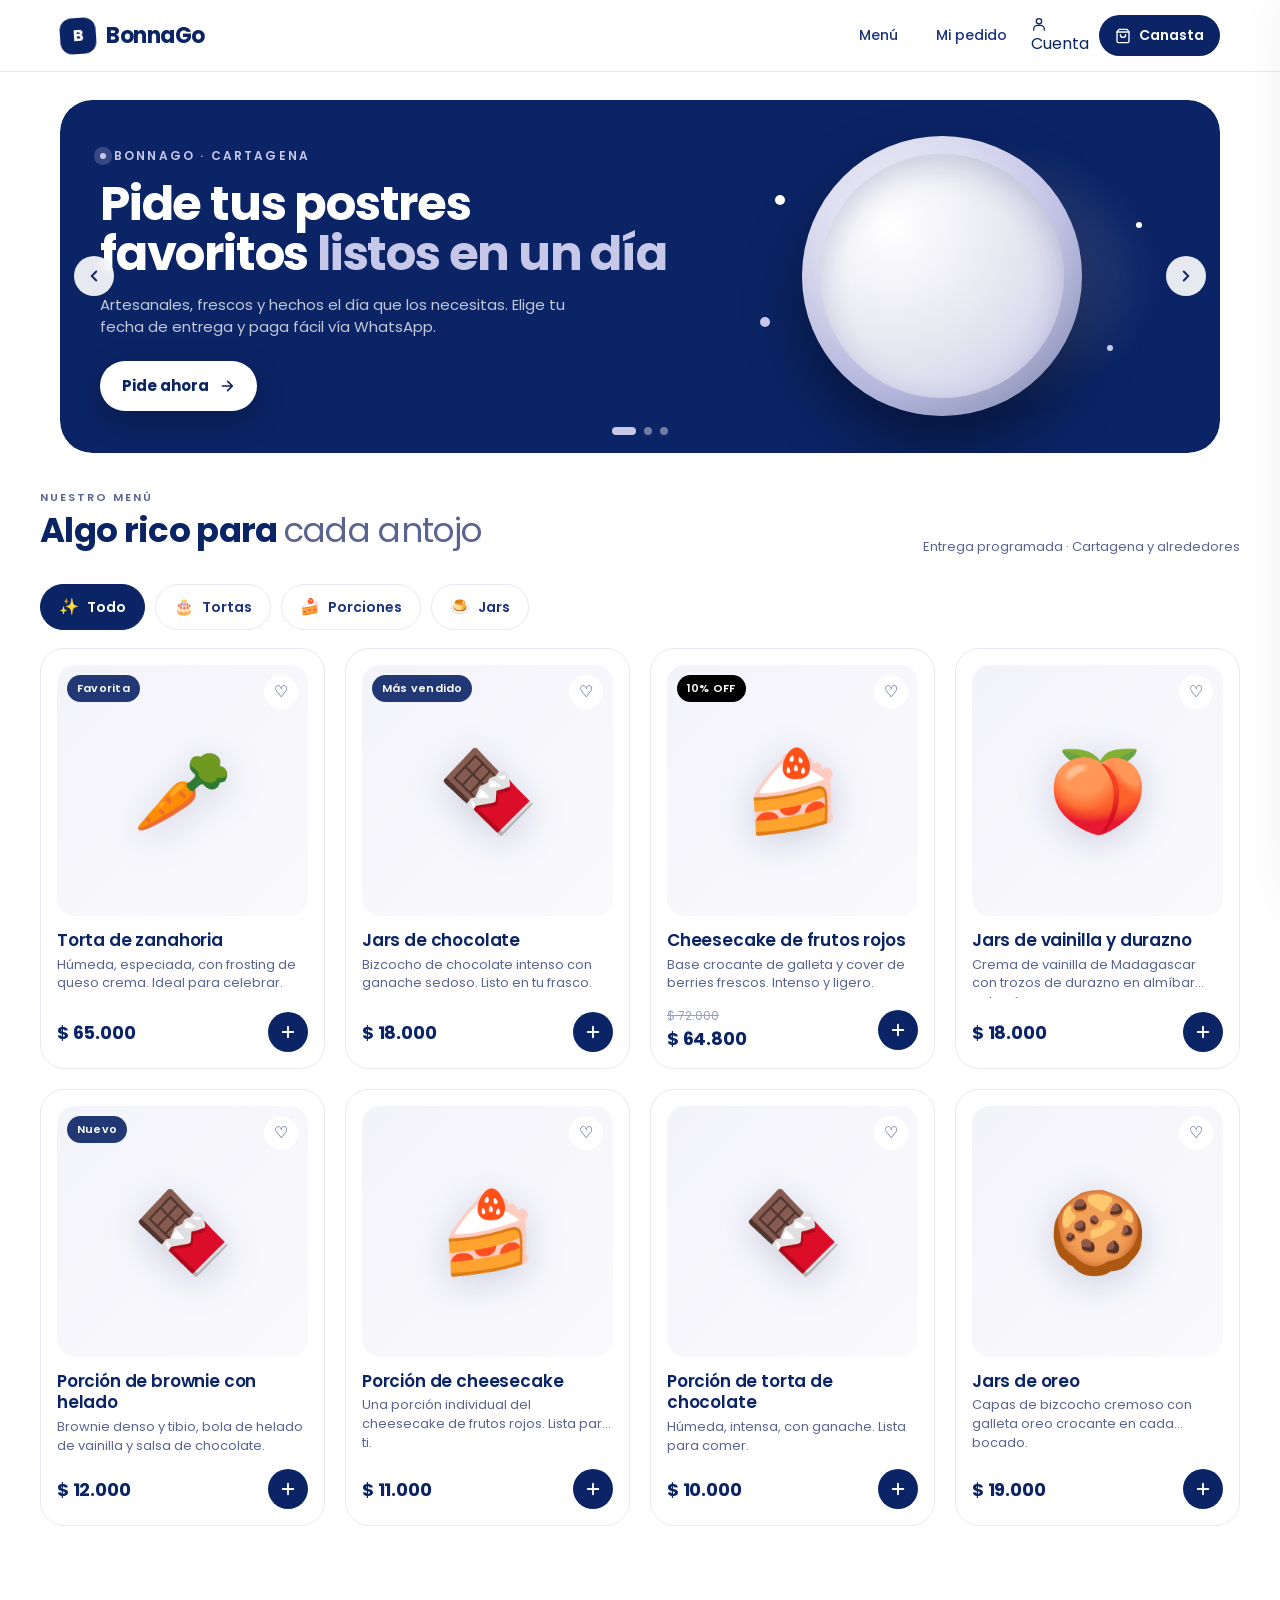
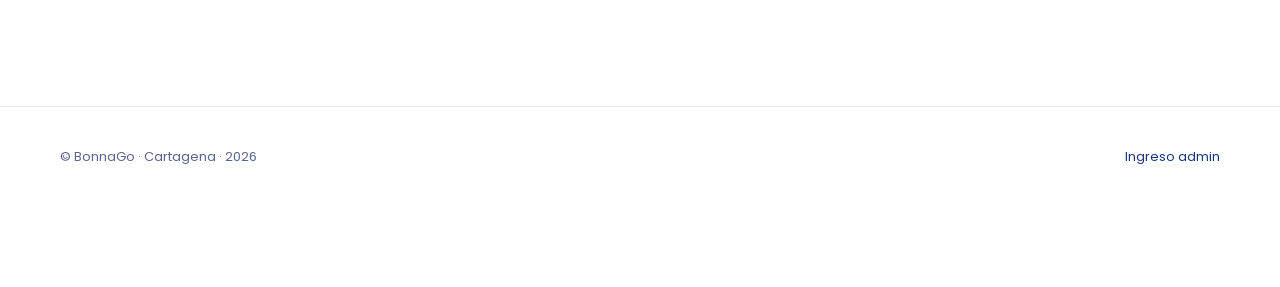
<file: index.html>
<!DOCTYPE html>
<html lang="es">
<head>
  <meta charset="UTF-8">
  <meta name="viewport" content="width=device-width, initial-scale=1.0, viewport-fit=cover">
  <meta name="theme-color" content="#0B2465">
  <title>BonnaGo · Pide y recibe</title>
  <meta name="description" content="BonnaGo: postres artesanales para Cartagena y alrededores. Pide en segundos, paga fácil y recibe en la fecha que tú elijas.">

  <link rel="preconnect" href="https://fonts.googleapis.com">
  <link rel="preconnect" href="https://fonts.gstatic.com" crossorigin>
  <link href="https://fonts.googleapis.com/css2?family=Poppins:wght@400;500;600;700;800&display=swap" rel="stylesheet">

  <link rel="stylesheet" href="styles.css">
  <link rel="icon" href="data:image/svg+xml,<svg xmlns='http://www.w3.org/2000/svg' viewBox='0 0 100 100'><rect width='100' height='100' rx='22' fill='%230B2465'/><text x='50%25' y='54%25' text-anchor='middle' dominant-baseline='middle' font-family='Poppins,Arial,sans-serif' font-size='62' font-weight='700' fill='white'>B</text></svg>">
</head>
<body>

  <!-- NAV -->
  <header class="nav">
    <div class="container nav__inner">
      <a class="brand" href="index.html">
        <div class="brand__mark">B</div>
        <span>BonnaGo</span>
      </a>
      <nav class="nav__actions">
        <a class="nav__link" href="#products">Menú</a>
        <button class="nav__link nav__track" id="trackBtn" type="button">Mi pedido</button>
        <button class="nav__account" id="accountBtn" type="button" aria-label="Mi cuenta">
          <span class="nav__account-avatar" id="accountAvatar">
            <svg width="16" height="16" viewBox="0 0 24 24" fill="none" stroke="currentColor" stroke-width="2" stroke-linecap="round" stroke-linejoin="round">
              <circle cx="12" cy="8" r="4"/>
              <path d="M4 21v-1a6 6 0 016-6h4a6 6 0 016 6v1"/>
            </svg>
          </span>
          <span class="nav__account-label" id="accountLabel">Cuenta</span>
        </button>
        <button class="cart-btn" id="cartBtn" aria-label="Abrir carrito">
          <svg width="16" height="16" viewBox="0 0 24 24" fill="none" stroke="currentColor" stroke-width="2" stroke-linecap="round" stroke-linejoin="round">
            <path d="M6 2L3 6v14a2 2 0 002 2h14a2 2 0 002-2V6l-3-4z"/>
            <path d="M3 6h18"/>
            <path d="M16 10a4 4 0 01-8 0"/>
          </svg>
          <span class="cart-btn__label">Canasta</span>
          <span class="cart-btn__count" id="cartCount" style="display:none;">0</span>
        </button>
      </nav>
    </div>
  </header>

  <main>

    <!-- HERO / CARRUSEL DE PROMOCIONES -->
    <section class="hero-section" id="hero">
      <div class="container">
        <div class="promo-carousel" id="promoCarousel">
          <div class="promo-carousel__track" id="promoTrack"></div>
          <div class="promo-carousel__dots" id="promoDots"></div>
          <button class="promo-carousel__nav promo-carousel__nav--prev" id="promoPrev" aria-label="Anterior">
            <svg width="18" height="18" viewBox="0 0 24 24" fill="none" stroke="currentColor" stroke-width="2.5" stroke-linecap="round">
              <path d="M15 18l-6-6 6-6"/>
            </svg>
          </button>
          <button class="promo-carousel__nav promo-carousel__nav--next" id="promoNext" aria-label="Siguiente">
            <svg width="18" height="18" viewBox="0 0 24 24" fill="none" stroke="currentColor" stroke-width="2.5" stroke-linecap="round">
              <path d="M9 18l6-6-6-6"/>
            </svg>
          </button>
        </div>
      </div>
    </section>

    <!-- PRODUCTOS -->
    <section class="container section" id="products">
      <div class="section__head">
        <div>
          <div class="eyebrow">Nuestro menú</div>
          <h2 class="section__title" id="sectionTitle">Algo rico para <em>cada antojo</em></h2>
        </div>
        <div class="section__meta">Entrega programada · Cartagena y alrededores</div>
      </div>

      <div class="cats" id="cats" role="tablist" aria-label="Categorías"></div>

      <div class="grid-products" id="grid"></div>
    </section>

  </main>

  <!-- BOTTOM NAV MOBILE -->
  <nav class="bottom-nav" id="bottomNav" aria-label="Navegación principal">
    <button class="bottom-nav__item is-active" data-tab="home">
      <svg viewBox="0 0 24 24" fill="none" stroke="currentColor" stroke-width="2" stroke-linecap="round" stroke-linejoin="round">
        <path d="M3 12L12 3l9 9v9a2 2 0 01-2 2h-3v-7H10v7H7a2 2 0 01-2-2v-9z"/>
      </svg>
      <span>Inicio</span>
    </button>
    <button class="bottom-nav__item" data-tab="cat-tortas">
      <svg viewBox="0 0 24 24" fill="none" stroke="currentColor" stroke-width="2" stroke-linecap="round" stroke-linejoin="round">
        <path d="M5 11h14v9H5z"/><path d="M5 11V8a3 3 0 013-3h8a3 3 0 013 3v3"/><path d="M9 5V3M15 5V3M12 5V2"/>
      </svg>
      <span>Tortas</span>
    </button>
    <button class="bottom-nav__item" data-tab="cat-jars">
      <svg viewBox="0 0 24 24" fill="none" stroke="currentColor" stroke-width="2" stroke-linecap="round" stroke-linejoin="round">
        <path d="M7 8h10v12a2 2 0 01-2 2H9a2 2 0 01-2-2V8z"/><path d="M6 5h12v3H6z"/><path d="M9 13h6"/>
      </svg>
      <span>Jars</span>
    </button>
    <button class="bottom-nav__item" data-tab="cat-porciones">
      <svg viewBox="0 0 24 24" fill="none" stroke="currentColor" stroke-width="2" stroke-linecap="round" stroke-linejoin="round">
        <path d="M3 9l9-6 9 6-9 6-9-6z"/><path d="M3 14l9 6 9-6"/><path d="M3 19l9 6 9-6"/>
      </svg>
      <span>Porciones</span>
    </button>
  </nav>

  <!-- FOOTER -->
  <footer class="footer">
    <div class="container footer__inner">
      <div>© BonnaGo · Cartagena · 2026</div>
      <div>
        <a href="Admin.html">Ingreso admin</a>
      </div>
    </div>
  </footer>

  <!-- CARRITO BAR (sticky inferior) -->
  <div class="cart-bar" id="cartBar" role="button" tabindex="0" aria-label="Ver carrito">
    <div class="cart-bar__info">
      <span class="cart-bar__count" id="cartBarCount">0 productos</span>
      <span class="cart-bar__total" id="cartBarTotal">$0</span>
    </div>
    <button class="cart-bar__cta">
      Ver pedido
      <svg width="14" height="14" viewBox="0 0 24 24" fill="none" stroke="currentColor" stroke-width="2.5" stroke-linecap="round">
        <path d="M5 12h14M13 5l7 7-7 7"/>
      </svg>
    </button>
  </div>

  <!-- SCRIM compartido -->
  <div class="scrim" id="scrim"></div>

  <!-- DRAWER carrito -->
  <aside class="drawer" id="drawer" aria-label="Carrito">
    <header class="drawer__head">
      <h2 class="drawer__title">Tu pedido</h2>
      <button class="drawer__close" id="drawerClose" aria-label="Cerrar">
        <svg width="16" height="16" viewBox="0 0 24 24" fill="none" stroke="currentColor" stroke-width="2" stroke-linecap="round">
          <path d="M6 6l12 12M18 6L6 18"/>
        </svg>
      </button>
    </header>
    <div class="drawer__body" id="drawerBody"></div>
    <div class="drawer__foot" id="drawerFoot"></div>
  </aside>

  <!-- MODAL producto -->
  <div class="modal" id="productModal" role="dialog" aria-modal="true">
    <div class="modal__panel"></div>
  </div>

  <!-- MODAL pago -->
  <div class="modal pay-modal" id="paymentModal" role="dialog" aria-modal="true">
    <div class="modal__panel"></div>
  </div>

  <!-- Toast -->
  <div class="toast" id="toast">
    <span class="toast__icon">✓</span>
    <span class="toast__msg"></span>
  </div>

  <script src="data.js"></script>
  <script src="https://accounts.google.com/gsi/client" async defer></script>
  <script src="app.js"></script>
</body>
</html>
</file>
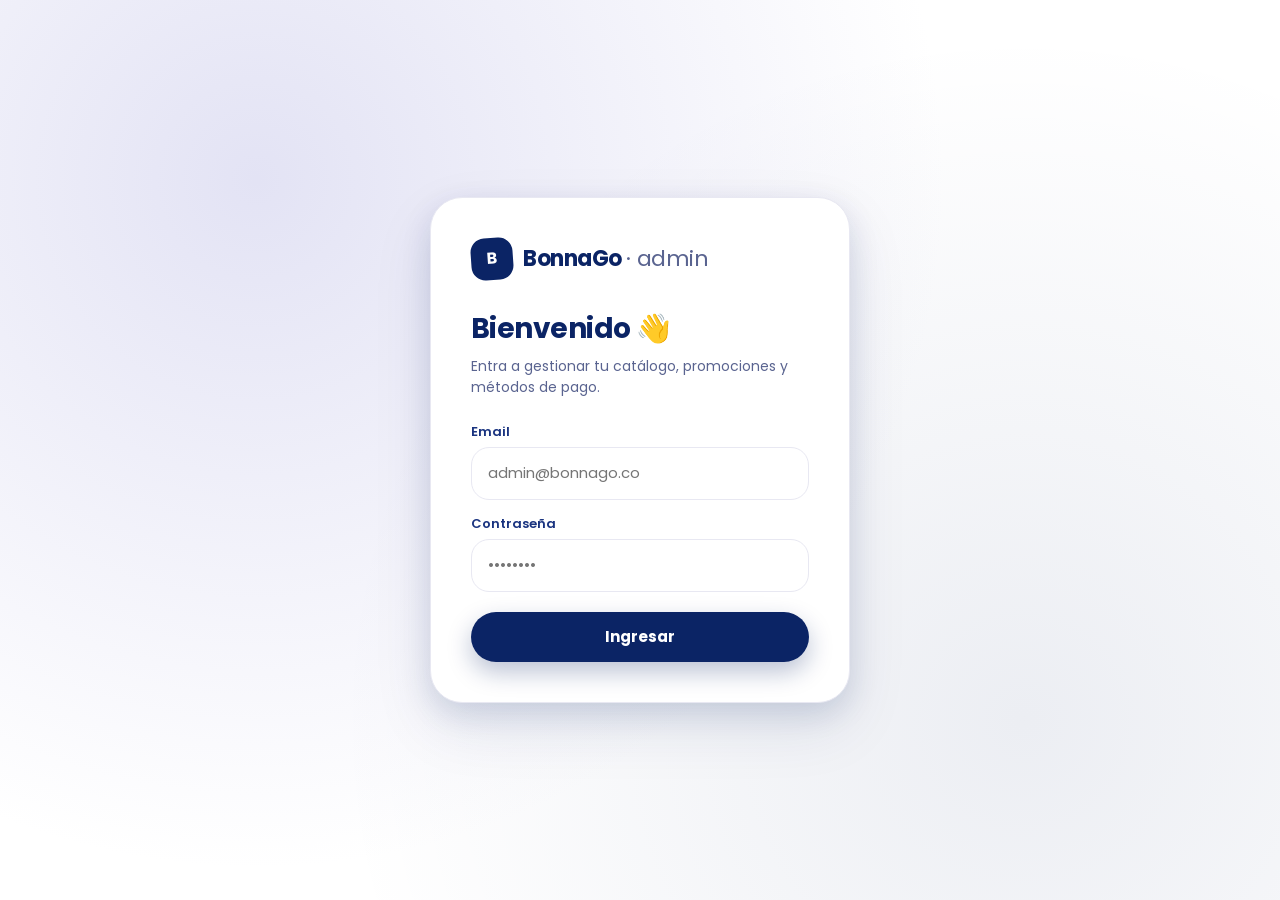
<file: Admin.html>
<!DOCTYPE html>
<html lang="es">
<head>
  <meta charset="UTF-8">
  <meta name="viewport" content="width=device-width, initial-scale=1.0">
  <title>BonnaGo · Admin</title>

  <link rel="preconnect" href="https://fonts.googleapis.com">
  <link rel="preconnect" href="https://fonts.gstatic.com" crossorigin>
  <link href="https://fonts.googleapis.com/css2?family=Poppins:wght@400;500;600;700;800&display=swap" rel="stylesheet">

  <link rel="stylesheet" href="styles.css">
  <link rel="stylesheet" href="admin.css">
  <link rel="icon" href="data:image/svg+xml,<svg xmlns='http://www.w3.org/2000/svg' viewBox='0 0 100 100'><rect width='100' height='100' rx='22' fill='%230B2465'/><text x='50%25' y='54%25' text-anchor='middle' dominant-baseline='middle' font-family='Poppins,Arial,sans-serif' font-size='62' font-weight='700' fill='white'>B</text></svg>">
</head>
<body class="admin-body">

  <!-- Login view (se muestra si no hay sesión) -->
  <div class="login-wrap">
    <div class="login-card">
      <div class="login-card__brand">
        <div class="brand__mark">B</div>
        <span>BonnaGo <em style="color:var(--ink-3);font-style:normal;font-weight:400;">· admin</em></span>
      </div>
      <h1>Bienvenido 👋</h1>
      <p>Entra a gestionar tu catálogo, promociones y métodos de pago.</p>

      <div class="login-err" id="loginErr"></div>

      <form id="loginForm">
        <div class="field">
          <label>Email</label>
          <input type="email" id="l-email" autocomplete="username" placeholder="admin@bonnago.co" required>
        </div>
        <div class="field">
          <label>Contraseña</label>
          <input type="password" id="l-pass" autocomplete="current-password" placeholder="••••••••" required>
        </div>
        <button type="submit" class="btn btn--primary" style="margin-top:6px;">Ingresar</button>
      </form>
    </div>
  </div>

  <script src="data.js"></script>
  <script src="admin.js"></script>
</body>
</html>
</file>
<file: styles.css>
/* =======================================================
   BonnaGo — Sistema de diseño
   ======================================================= */

:root {
  /* Paleta BonnaGo */
  --bg: #FFFFFF;
  --bg-elev: #FFFFFF;
  --bg-soft: #F3F3FA;      /* lila muy claro derivado de C7C7EA */
  --bg-card: #FAFAFD;      /* blanco roto para cards */
  --ink: #0B2465;          /* azul principal */
  --ink-2: #1A3480;
  --ink-3: #5A6490;
  --ink-4: #9A9FBE;
  --line: #E8E8F2;
  --line-2: #C7C7EA;       /* lila claro */

  --brand: #0B2465;        /* azul principal */
  --brand-ink: #FFFFFF;    /* texto sobre brand */
  --brand-dark: #081C4E;
  --brand-soft: #C7C7EA;   /* lila como acento secundario */
  --black: #000000;
  --accent: #0B2465;
  --danger: #E23E3E;
  --success: #2E8B57;

  /* Tipografía */
  --font-display: 'Poppins', -apple-system, BlinkMacSystemFont, 'Segoe UI', sans-serif;
  --font-body: 'Poppins', -apple-system, BlinkMacSystemFont, 'Segoe UI', sans-serif;

  /* Radios */
  --r-xs: 8px;
  --r-sm: 12px;
  --r-md: 18px;
  --r-lg: 24px;
  --r-xl: 32px;
  --r-pill: 999px;

  /* Sombras */
  --shadow-sm: 0 1px 2px rgba(11, 36, 101, 0.06), 0 2px 6px rgba(11, 36, 101, 0.05);
  --shadow-md: 0 4px 14px rgba(11, 36, 101, 0.08), 0 10px 30px rgba(11, 36, 101, 0.06);
  --shadow-lg: 0 10px 30px rgba(11, 36, 101, 0.12), 0 24px 60px rgba(11, 36, 101, 0.10);
  --shadow-brand: 0 10px 24px rgba(11, 36, 101, 0.28);

  /* Transiciones */
  --t-fast: 150ms cubic-bezier(.2,.7,.2,1);
  --t: 240ms cubic-bezier(.2,.7,.2,1);
  --t-slow: 420ms cubic-bezier(.2,.7,.2,1);

  /* Layout */
  --container: 1200px;
  --nav-h: 72px;
}

/* Reset */
*, *::before, *::after { box-sizing: border-box; }
* { margin: 0; padding: 0; }
html { scroll-behavior: smooth; -webkit-text-size-adjust: 100%; }
body {
  font-family: var(--font-body);
  background: var(--bg);
  color: var(--ink);
  font-size: 16px;
  line-height: 1.5;
  -webkit-font-smoothing: antialiased;
  text-rendering: optimizeLegibility;
  min-height: 100vh;
  overflow-x: hidden;
}
img, svg { display: block; max-width: 100%; }
button { font: inherit; color: inherit; background: none; border: 0; cursor: pointer; }
input, select, textarea { font: inherit; color: inherit; }
a { color: inherit; text-decoration: none; }
ul { list-style: none; }

/* Tipografía utilitaria */
.display {
  font-family: var(--font-display);
  font-weight: 700;
  letter-spacing: -0.02em;
  line-height: 1.05;
}
.eyebrow {
  font-size: 11px;
  letter-spacing: 0.18em;
  text-transform: uppercase;
  font-weight: 600;
  color: var(--ink-3);
}

/* Contenedor */
.container {
  width: 100%;
  max-width: var(--container);
  margin: 0 auto;
  padding: 0 20px;
}

/* =====================
   NAV
   ===================== */
.nav {
  position: sticky;
  top: 0;
  z-index: 50;
  height: var(--nav-h);
  background: rgba(255, 255, 255, 0.85);
  backdrop-filter: saturate(160%) blur(14px);
  -webkit-backdrop-filter: saturate(160%) blur(14px);
  border-bottom: 1px solid var(--line);
}
.nav__inner {
  height: 100%;
  display: flex;
  align-items: center;
  justify-content: space-between;
  gap: 16px;
}
.brand {
  display: flex;
  align-items: center;
  gap: 10px;
  font-family: var(--font-display);
  font-weight: 700;
  font-size: 22px;
  letter-spacing: -0.02em;
  color: var(--ink);
}
.brand__mark {
  width: 36px; height: 36px;
  border-radius: 12px;
  background: var(--ink);
  display: grid; place-items: center;
  color: #fff;
  font-family: var(--font-display);
  font-weight: 700;
  font-size: 16px;
  letter-spacing: -0.02em;
  transform: rotate(-4deg);
}
.brand em {
  font-style: normal;
  color: var(--ink-3);
  font-weight: 400;
}
.nav__actions { display: flex; align-items: center; gap: 10px; }
.nav__link {
  font-size: 14px; font-weight: 500; color: var(--ink-2);
  padding: 8px 14px; border-radius: var(--r-pill);
  transition: background var(--t), color var(--t);
}
.nav__link:hover { background: var(--bg-soft); color: var(--ink); }

.cart-btn {
  position: relative;
  display: inline-flex; align-items: center; gap: 8px;
  padding: 10px 16px;
  background: var(--ink);
  color: #fff;
  border-radius: var(--r-pill);
  font-size: 14px; font-weight: 600;
  transition: transform var(--t), box-shadow var(--t);
}
.cart-btn:hover { transform: translateY(-1px); box-shadow: var(--shadow-md); }
.cart-btn__count {
  min-width: 22px; height: 22px; padding: 0 6px;
  background: var(--brand-soft); color: var(--ink);
  border-radius: var(--r-pill);
  font-size: 12px; font-weight: 700;
  display: inline-grid; place-items: center;
}

/* =====================
   HERO
   ===================== */
.hero {
  padding: 40px 0 28px;
  position: relative;
}
.hero__card {
  position: relative;
  background: var(--ink);
  color: #fff;
  border-radius: var(--r-xl);
  padding: 40px;
  overflow: hidden;
  display: grid;
  grid-template-columns: 1.1fr 0.9fr;
  align-items: center;
  gap: 20px;
  min-height: 280px;
}
.hero__eyebrow {
  display: inline-flex; align-items: center; gap: 8px;
  font-size: 12px; letter-spacing: 0.18em; text-transform: uppercase;
  color: var(--brand-soft); font-weight: 600;
  margin-bottom: 14px;
}
.hero__eyebrow::before {
  content: ""; width: 6px; height: 6px; border-radius: 50%;
  background: var(--brand-soft);
  box-shadow: 0 0 0 6px rgba(199, 199, 234, 0.22);
}
.hero__title {
  font-family: var(--font-display);
  font-weight: 700;
  font-size: clamp(30px, 4.5vw, 52px);
  line-height: 1.05;
  letter-spacing: -0.025em;
  margin-bottom: 14px;
  color: #fff;
}
.hero__title em { font-style: normal; color: var(--brand-soft); font-weight: 700; }
.hero__desc {
  color: rgba(255,255,255,0.7);
  font-size: 15px;
  max-width: 440px;
  margin-bottom: 22px;
  font-weight: 400;
}
.hero__cta {
  display: inline-flex; align-items: center; gap: 10px;
  background: #fff; color: var(--ink);
  padding: 14px 22px;
  border-radius: var(--r-pill);
  font-weight: 700; font-size: 15px;
  transition: transform var(--t), box-shadow var(--t);
  box-shadow: 0 10px 30px rgba(0, 0, 0, 0.25);
}
.hero__cta:hover { transform: translateY(-2px); background: var(--brand-soft); }
.hero__cta svg { width: 16px; height: 16px; }

.hero__visual {
  position: relative;
  height: 100%;
  min-height: 240px;
}
.hero__blob {
  position: absolute;
  inset: -20% -10% -20% 10%;
  background: radial-gradient(closest-side, rgba(199, 199, 234, 0.35), transparent 70%);
  filter: blur(10px);
}
.hero__plate {
  position: absolute;
  top: 50%; left: 50%;
  transform: translate(-50%, -50%);
  width: 280px; height: 280px;
  border-radius: 50%;
  background: linear-gradient(135deg, #F2F2FA, #C7C7EA 60%, #9A9FBE);
  box-shadow: 0 30px 60px rgba(0,0,0,0.4), inset 0 -20px 40px rgba(11, 36, 101, 0.15);
}
.hero__plate::before {
  content: "";
  position: absolute; inset: 18px;
  border-radius: 50%;
  background: radial-gradient(circle at 30% 30%, #FFFFFF, #E4E4F0 55%, #C7C7EA);
  box-shadow: inset 0 10px 30px rgba(11, 36, 101, 0.18);
}
.hero__sprinkles { position: absolute; inset: 0; pointer-events: none; }
.hero__sprinkles span {
  position: absolute; width: 10px; height: 10px; border-radius: 50%;
  background: var(--brand-soft);
  animation: float 6s ease-in-out infinite;
}
.hero__sprinkles span:nth-child(1){top:20%; left:15%; background:#fff; animation-delay:-1s;}
.hero__sprinkles span:nth-child(2){top:65%; left:12%; background:var(--brand-soft); animation-delay:-2.5s;}
.hero__sprinkles span:nth-child(3){top:30%; right:8%; background:#fff; animation-delay:-3.5s; width:6px; height:6px;}
.hero__sprinkles span:nth-child(4){top:75%; right:14%; background:var(--brand-soft); animation-delay:-0.5s; width:6px;height:6px;}

.hero__photo {
  position: absolute;
  top: 50%; left: 50%;
  transform: translate(-50%, -50%);
  max-width: 90%; max-height: 100%;
  border-radius: var(--r-lg);
  object-fit: cover;
  box-shadow: 0 20px 50px rgba(0,0,0,0.35);
}
@keyframes float {
  0%, 100% { transform: translateY(0) rotate(0); }
  50% { transform: translateY(-12px) rotate(12deg); }
}

/* =====================
   CATEGORÍAS
   ===================== */
.cats {
  display: flex; gap: 10px; overflow-x: auto;
  padding: 8px 0 18px;
  scrollbar-width: none;
}
.cats::-webkit-scrollbar { display: none; }
.cat {
  flex: 0 0 auto;
  padding: 10px 18px;
  background: var(--bg-elev);
  border: 1px solid var(--line);
  border-radius: var(--r-pill);
  font-size: 14px; font-weight: 600;
  color: var(--ink-2);
  display: inline-flex; align-items: center; gap: 8px;
  transition: all var(--t);
  white-space: nowrap;
}
.cat:hover { border-color: var(--ink-2); transform: translateY(-1px); }
.cat.is-active {
  background: var(--ink);
  color: #fff;
  border-color: var(--ink);
}
.cat__emoji { font-size: 16px; }

/* =====================
   PRODUCTOS
   ===================== */
.section { padding: 24px 0 120px; }
.section__head {
  display: flex; align-items: end; justify-content: space-between;
  margin-bottom: 20px;
  gap: 20px;
}
.section__title {
  font-family: var(--font-display);
  font-weight: 700;
  font-size: clamp(24px, 3vw, 34px);
  letter-spacing: -0.02em;
  color: var(--ink);
}
.section__title em { font-style: normal; color: var(--ink-3); font-weight: 400; }
.section__meta {
  font-size: 13px; color: var(--ink-3);
}

.grid-products {
  display: grid;
  grid-template-columns: repeat(auto-fill, minmax(240px, 1fr));
  gap: 20px;
}

.product {
  background: var(--bg-elev);
  border-radius: var(--r-lg);
  padding: 16px;
  border: 1px solid var(--line);
  display: flex; flex-direction: column;
  transition: transform var(--t), box-shadow var(--t), border-color var(--t);
  position: relative;
  overflow: hidden;
}
.product:hover {
  transform: translateY(-4px);
  box-shadow: var(--shadow-md);
  border-color: var(--line-2);
}
.product__media {
  position: relative;
  aspect-ratio: 1;
  border-radius: var(--r-md);
  overflow: hidden;
  background: linear-gradient(135deg, var(--bg-soft), #FAFAFD);
  margin-bottom: 14px;
  display: grid; place-items: center;
}
.product__img { font-size: 80px; line-height: 1; filter: drop-shadow(0 8px 18px rgba(11, 36, 101, 0.18)); }
.product__photo {
  width: 100%; height: 100%; object-fit: cover;
  position: absolute; inset: 0;
}
.product__tag {
  position: absolute; top: 10px; left: 10px;
  padding: 5px 10px;
  background: rgba(11, 36, 101, 0.9);
  color: #fff;
  border-radius: var(--r-pill);
  font-size: 11px; font-weight: 600;
  letter-spacing: 0.02em;
  backdrop-filter: blur(6px);
}
.product__tag--sale { background: var(--black); }
.product__fav {
  position: absolute; top: 10px; right: 10px;
  width: 34px; height: 34px;
  border-radius: 50%;
  background: rgba(255,255,255,0.9);
  display: grid; place-items: center;
  font-size: 16px;
  backdrop-filter: blur(6px);
  transition: transform var(--t), background var(--t);
  color: var(--ink);
}
.product__fav:hover { transform: scale(1.1); background: #fff; }
.product__fav.is-active { background: var(--ink); color: var(--brand-soft); }

.product__name {
  font-family: var(--font-display);
  font-weight: 600;
  font-size: 17px;
  letter-spacing: -0.01em;
  line-height: 1.25;
  margin-bottom: 4px;
  color: var(--ink);
}
.product__desc {
  font-size: 13px; color: var(--ink-3);
  line-height: 1.45;
  margin-bottom: 14px;
  flex-grow: 1;
  display: -webkit-box;
  -webkit-line-clamp: 2;
  -webkit-box-orient: vertical;
  overflow: hidden;
}
.product__foot {
  display: flex; align-items: center; justify-content: space-between;
  gap: 10px;
}
.product__price {
  display: flex; flex-direction: column;
}
.product__price strong {
  font-family: var(--font-display);
  font-weight: 700;
  font-size: 18px;
  letter-spacing: -0.01em;
  color: var(--ink);
}
.product__price s { font-size: 12px; color: var(--ink-4); }
.product__add {
  width: 40px; height: 40px;
  border-radius: 50%;
  background: var(--ink);
  color: #fff;
  display: grid; place-items: center;
  font-size: 22px; font-weight: 400;
  transition: transform var(--t), background var(--t);
}
.product__add:hover { transform: rotate(90deg) scale(1.08); background: var(--brand-dark); }
.product__add svg { width: 18px; height: 18px; }

/* =====================
   CARRITO FLOTANTE (bottom bar móvil / lateral en desktop)
   ===================== */
.cart-bar {
  position: fixed;
  left: 50%;
  bottom: 20px;
  transform: translateX(-50%) translateY(140%);
  z-index: 40;
  width: calc(100% - 32px);
  max-width: 520px;
  background: var(--ink);
  color: #fff;
  border-radius: var(--r-pill);
  padding: 12px 14px 12px 20px;
  display: flex; align-items: center; justify-content: space-between;
  gap: 14px;
  box-shadow: var(--shadow-lg);
  transition: transform var(--t-slow), opacity var(--t-slow);
  opacity: 0;
  pointer-events: none;
}
.cart-bar.is-visible {
  transform: translateX(-50%) translateY(0);
  opacity: 1;
  pointer-events: auto;
}
.cart-bar__info { display: flex; flex-direction: column; }
.cart-bar__count { font-size: 12px; color: rgba(255,255,255,0.65); }
.cart-bar__total { font-family: var(--font-display); font-size: 18px; font-weight: 600; }
.cart-bar__cta {
  display: inline-flex; align-items: center; gap: 8px;
  background: var(--brand-soft); color: var(--ink);
  padding: 12px 18px;
  border-radius: var(--r-pill);
  font-weight: 700; font-size: 14px;
  transition: transform var(--t);
}
.cart-bar__cta:hover { transform: scale(1.03); background: #fff; }

/* =====================
   DRAWER (carrito lateral)
   ===================== */
.scrim {
  position: fixed; inset: 0;
  background: rgba(20, 20, 15, 0.55);
  backdrop-filter: blur(4px);
  opacity: 0; visibility: hidden;
  transition: opacity var(--t), visibility var(--t);
  z-index: 90;
}
.scrim.is-open { opacity: 1; visibility: visible; }

.drawer {
  position: fixed; top: 0; right: 0;
  height: 100vh;
  width: 100%; max-width: 460px;
  background: var(--bg);
  z-index: 100;
  transform: translateX(110%);
  transition: transform var(--t-slow);
  display: flex; flex-direction: column;
  box-shadow: -20px 0 60px rgba(0,0,0,0.15);
}
.drawer.is-open { transform: translateX(0); }
.drawer__head {
  padding: 22px 24px 16px;
  border-bottom: 1px solid var(--line);
  display: flex; align-items: center; justify-content: space-between;
}
.drawer__title {
  font-family: var(--font-display); font-size: 22px; font-weight: 700;
  letter-spacing: -0.01em;
  color: var(--ink);
}
.drawer__close {
  width: 38px; height: 38px; border-radius: 50%;
  background: var(--bg-soft);
  display: grid; place-items: center;
  transition: background var(--t);
}
.drawer__close:hover { background: var(--line); }
.drawer__body {
  flex: 1; overflow-y: auto;
  padding: 20px 24px;
}
.drawer__foot {
  padding: 18px 24px 24px;
  border-top: 1px solid var(--line);
  background: var(--bg-elev);
}

.cart-empty {
  display: flex; flex-direction: column; align-items: center;
  text-align: center;
  padding: 40px 20px;
  color: var(--ink-3);
}
.cart-empty__icon {
  font-size: 56px; margin-bottom: 14px; opacity: 0.6;
}

.cart-item {
  display: grid;
  grid-template-columns: 60px 1fr auto;
  gap: 14px;
  padding: 14px 0;
  border-bottom: 1px dashed var(--line);
  align-items: start;
}
.cart-item:last-child { border-bottom: 0; }
.cart-item__img {
  width: 60px; height: 60px;
  border-radius: var(--r-sm);
  background: var(--bg-soft);
  display: grid; place-items: center;
  font-size: 28px;
}
.cart-item__name { font-weight: 600; font-size: 14px; margin-bottom: 2px; }
.cart-item__toppings {
  font-size: 12px; color: var(--ink-3);
  margin-bottom: 6px;
}
.cart-item__controls {
  display: inline-flex; align-items: center; gap: 8px;
  background: var(--bg-soft);
  border-radius: var(--r-pill);
  padding: 4px;
}
.cart-item__btn {
  width: 26px; height: 26px; border-radius: 50%;
  background: var(--bg-elev);
  display: grid; place-items: center;
  font-weight: 600;
  transition: background var(--t);
}
.cart-item__btn:hover { background: #fff; }
.cart-item__qty { min-width: 20px; text-align: center; font-weight: 600; font-size: 14px; }
.cart-item__right { display: flex; flex-direction: column; align-items: end; gap: 8px; }
.cart-item__price { font-weight: 600; font-size: 14px; }
.cart-item__remove {
  font-size: 12px; color: var(--ink-4);
  padding: 2px 6px; border-radius: var(--r-xs);
  transition: color var(--t);
}
.cart-item__remove:hover { color: var(--danger); }

.totals {
  display: flex; flex-direction: column; gap: 6px;
  margin-bottom: 14px;
}
.totals__row {
  display: flex; justify-content: space-between;
  font-size: 14px; color: var(--ink-3);
}
.totals__row--total {
  font-family: var(--font-display);
  font-size: 20px; font-weight: 700;
  color: var(--ink);
  padding-top: 8px;
  border-top: 1px solid var(--line);
  margin-top: 4px;
}

.btn {
  display: inline-flex; align-items: center; justify-content: center; gap: 8px;
  padding: 14px 22px;
  border-radius: var(--r-pill);
  font-weight: 700; font-size: 15px;
  transition: transform var(--t), box-shadow var(--t), background var(--t);
  cursor: pointer;
  width: 100%;
  text-align: center;
}
.btn--primary {
  background: var(--ink); color: #fff;
  box-shadow: var(--shadow-brand);
}
.btn--primary:hover { transform: translateY(-2px); background: var(--brand-dark); }
.btn--dark {
  background: var(--black); color: #fff;
}
.btn--dark:hover { transform: translateY(-2px); box-shadow: var(--shadow-md); }
.btn--ghost {
  background: var(--bg-soft); color: var(--ink);
}
.btn--ghost:hover { background: var(--line-2); color: var(--ink); }
.btn--whatsapp {
  background: #25D366; color: #fff;
}
.btn--whatsapp:hover { background: #1eb858; transform: translateY(-2px); }
.btn:disabled { opacity: 0.5; cursor: not-allowed; transform: none !important; }

/* =====================
   MODAL PRODUCTO (toppings)
   ===================== */
.modal {
  position: fixed; inset: 0;
  display: grid; place-items: center;
  padding: 20px;
  z-index: 100;
  opacity: 0; visibility: hidden;
  transition: opacity var(--t), visibility var(--t);
}
.modal.is-open { opacity: 1; visibility: visible; }
.modal__panel {
  background: var(--bg);
  border-radius: var(--r-xl);
  width: 100%;
  max-width: 460px;
  max-height: calc(100vh - 40px);
  overflow-y: auto;
  transform: translateY(20px) scale(0.98);
  transition: transform var(--t-slow);
}
.modal.is-open .modal__panel { transform: translateY(0) scale(1); }
.modal__hero {
  position: relative;
  aspect-ratio: 16 / 10;
  background: linear-gradient(135deg, var(--bg-soft), var(--brand-soft));
  display: grid; place-items: center;
  font-size: 110px;
  overflow: hidden;
}
.modal__hero--img { background: var(--bg-soft); }
.modal__hero--img > img {
  width: 100%; height: 100%; object-fit: cover;
}
.modal__close {
  position: absolute; top: 14px; right: 14px;
  width: 38px; height: 38px; border-radius: 50%;
  background: rgba(255,255,255,0.9);
  display: grid; place-items: center;
  backdrop-filter: blur(6px);
  color: var(--ink);
}
.modal__body { padding: 22px 24px 24px; }
.modal__title {
  font-family: var(--font-display); font-size: 24px; font-weight: 700;
  letter-spacing: -0.01em;
  margin-bottom: 6px;
  color: var(--ink);
}
.modal__desc {
  font-size: 14px; color: var(--ink-3);
  margin-bottom: 18px;
}
.modal__section-title {
  display: flex; align-items: center; justify-content: space-between;
  font-size: 14px; font-weight: 700;
  margin-bottom: 10px;
  margin-top: 18px;
}
.modal__section-title small { font-weight: 400; color: var(--ink-4); font-size: 12px; }

.topping {
  display: flex; align-items: center; justify-content: space-between;
  padding: 12px 14px;
  background: var(--bg-elev);
  border: 1.5px solid var(--line);
  border-radius: var(--r-md);
  margin-bottom: 8px;
  cursor: pointer;
  transition: all var(--t);
}
.topping:hover { border-color: var(--line-2); }
.topping input { display: none; }
.topping__label { display: flex; align-items: center; gap: 10px; font-weight: 500; font-size: 14px; }
.topping__emoji { font-size: 20px; }
.topping__check {
  width: 22px; height: 22px;
  border-radius: 8px;
  border: 2px solid var(--line-2);
  display: grid; place-items: center;
  transition: all var(--t);
}
.topping__check svg { width: 14px; height: 14px; opacity: 0; transition: opacity var(--t); }
.topping.is-selected {
  border-color: var(--ink);
  background: var(--ink);
  color: #fff;
}
.topping.is-selected .topping__check {
  background: var(--brand-soft);
  border-color: var(--brand-soft);
  color: var(--ink);
}
.topping.is-selected .topping__check svg { opacity: 1; }

.qty-stepper {
  display: inline-flex; align-items: center;
  background: var(--bg-soft);
  border-radius: var(--r-pill);
  padding: 6px;
  gap: 6px;
}
.qty-stepper button {
  width: 32px; height: 32px; border-radius: 50%;
  background: var(--bg-elev);
  display: grid; place-items: center;
  font-weight: 600;
}
.qty-stepper span { min-width: 32px; text-align: center; font-weight: 700; }

.modal__foot {
  display: flex; align-items: center; gap: 12px;
  padding-top: 18px;
  border-top: 1px solid var(--line);
  margin-top: 20px;
}
.modal__foot .btn { flex: 1; }

/* =====================
   CHECKOUT FLOW (drawer steps)
   ===================== */
.stepper {
  display: flex; gap: 6px;
  margin-bottom: 22px;
}
.stepper__dot {
  flex: 1; height: 4px;
  border-radius: 4px;
  background: var(--line);
  transition: background var(--t);
}
.stepper__dot.is-active { background: var(--ink); }
.stepper__dot.is-done { background: var(--brand-soft); }

.step { display: none; }
.step.is-active { display: block; animation: stepIn var(--t-slow); }
@keyframes stepIn {
  from { opacity: 0; transform: translateX(12px); }
  to { opacity: 1; transform: translateX(0); }
}
.step__title {
  font-family: var(--font-display);
  font-size: 22px; font-weight: 700;
  letter-spacing: -0.01em;
  margin-bottom: 4px;
  color: var(--ink);
}
.step__hint {
  font-size: 14px; color: var(--ink-3);
  margin-bottom: 20px;
}

.field { margin-bottom: 14px; }
.field label {
  display: block;
  font-size: 13px; font-weight: 600;
  margin-bottom: 6px;
  color: var(--ink-2);
}
.field input, .field textarea {
  width: 100%;
  padding: 14px 16px;
  background: var(--bg-elev);
  border: 1.5px solid var(--line);
  border-radius: var(--r-md);
  font-size: 15px;
  transition: border-color var(--t), box-shadow var(--t);
  font-family: inherit;
}
.field input:focus, .field textarea:focus {
  outline: 0;
  border-color: var(--ink);
  box-shadow: 0 0 0 4px rgba(20, 20, 15, 0.06);
}
.field textarea { min-height: 80px; resize: vertical; }

.pay-options { display: grid; gap: 10px; margin-bottom: 16px; }
.pay-option {
  display: flex; align-items: center; gap: 14px;
  padding: 16px;
  background: var(--bg-elev);
  border: 1.5px solid var(--line);
  border-radius: var(--r-md);
  cursor: pointer;
  transition: all var(--t);
  position: relative;
}
.pay-option:hover { border-color: var(--line-2); }
.pay-option input { position: absolute; opacity: 0; pointer-events: none; }
.pay-option__logo {
  width: 46px; height: 46px;
  border-radius: var(--r-sm);
  display: grid; place-items: center;
  font-weight: 800; font-size: 14px;
  letter-spacing: -0.02em;
  color: #fff;
  flex-shrink: 0;
}
.pay-option__logo--nequi { background: #da0080; }
.pay-option__logo--banco { background: #fdda24; color: #00254d; }
.pay-option__logo--bre { background: linear-gradient(135deg, #00a8b5, #004b6a); }
.pay-option__info { flex: 1; }
.pay-option__name { font-weight: 700; font-size: 15px; }
.pay-option__meta { font-size: 12px; color: var(--ink-3); }
.pay-option__radio {
  width: 22px; height: 22px; border-radius: 50%;
  border: 2px solid var(--line-2);
  position: relative;
  transition: all var(--t);
}
.pay-option.is-selected {
  border-color: var(--ink);
  background: var(--ink);
  color: #fff;
}
.pay-option.is-selected .pay-option__meta { color: rgba(255,255,255,0.6); }
.pay-option.is-selected .pay-option__radio {
  border-color: var(--brand-soft);
  background: var(--brand-soft);
}
.pay-option.is-selected .pay-option__radio::after {
  content: ""; position: absolute; inset: 4px;
  border-radius: 50%; background: var(--ink);
}

/* Summary step */
.summary-block {
  background: var(--bg-elev);
  border: 1px solid var(--line);
  border-radius: var(--r-lg);
  padding: 18px;
  margin-bottom: 12px;
}
.summary-block h4 {
  font-family: var(--font-display);
  font-size: 15px; font-weight: 700;
  margin-bottom: 10px;
  display: flex; align-items: center; gap: 8px;
  color: var(--ink);
}
.summary-block p { font-size: 14px; color: var(--ink-2); line-height: 1.5; }
.summary-block ul li {
  padding: 6px 0;
  border-bottom: 1px dashed var(--line);
  font-size: 14px;
  display: flex; justify-content: space-between;
}
.summary-block ul li:last-child { border-bottom: 0; }
.summary-block ul li span:last-child { font-weight: 600; }
.summary-block ul li small { display: block; color: var(--ink-3); font-size: 12px; margin-top: 2px; }

/* Step nav */
.step-nav {
  display: flex; gap: 10px;
  margin-top: 8px;
}
.step-nav .btn { flex: 1; }
.step-nav .btn--back {
  flex: 0 0 auto; width: auto;
  padding: 14px 18px;
  background: var(--bg-soft);
}

/* =====================
   PAGO MODAL (con datos bancarios)
   ===================== */
.pay-modal .modal__panel { max-width: 440px; }
.pay-data {
  background: var(--ink); color: #fff;
  border-radius: var(--r-lg);
  padding: 20px;
  margin: 16px 0;
}
.pay-data__label { font-size: 12px; letter-spacing: 0.1em; text-transform: uppercase; color: rgba(255,255,255,0.55); margin-bottom: 6px; font-weight: 600; }
.pay-data__value {
  font-family: var(--font-display);
  font-size: 26px; font-weight: 700;
  letter-spacing: -0.01em;
  margin-bottom: 10px;
  display: flex; align-items: center; justify-content: space-between;
  gap: 10px;
  color: #fff;
}
.pay-data__copy {
  background: var(--brand-soft); color: var(--ink);
  padding: 6px 12px; border-radius: var(--r-pill);
  font-size: 12px; font-weight: 700;
  transition: transform var(--t);
}
.pay-data__copy:hover { transform: scale(1.05); background: #fff; }
.pay-data__sub { font-size: 13px; color: rgba(255,255,255,0.65); }

.pay-info {
  padding: 14px 16px;
  background: rgba(199, 199, 234, 0.3);
  border: 1px solid var(--line-2);
  border-radius: var(--r-md);
  margin-bottom: 16px;
  font-size: 13px; color: var(--ink-2);
  line-height: 1.55;
}
.pay-info strong { color: var(--ink); font-weight: 700; }

/* Toast */
.toast {
  position: fixed;
  top: 90px;
  left: 50%;
  transform: translateX(-50%) translateY(-20px);
  background: var(--ink); color: #fff;
  padding: 12px 18px;
  border-radius: var(--r-pill);
  font-size: 14px; font-weight: 600;
  z-index: 200;
  opacity: 0;
  transition: opacity var(--t), transform var(--t);
  box-shadow: var(--shadow-lg);
  display: flex; align-items: center; gap: 10px;
}
.toast.is-visible { opacity: 1; transform: translateX(-50%) translateY(0); }
.toast__icon {
  width: 22px; height: 22px; border-radius: 50%;
  background: var(--brand-soft); color: var(--ink);
  display: grid; place-items: center;
  font-size: 14px;
  font-weight: 700;
}

/* =====================
   FOOTER
   ===================== */
.footer {
  padding: 40px 0 120px;
  border-top: 1px solid var(--line);
  margin-top: 60px;
  font-size: 13px;
  color: var(--ink-3);
}
.footer__inner {
  display: flex; justify-content: space-between; align-items: center;
  flex-wrap: wrap; gap: 16px;
}
.footer a { color: var(--ink-2); }
.footer a:hover { color: var(--ink); text-decoration: underline; }

/* =====================
   RESPONSIVE
   ===================== */
@media (max-width: 860px) {
  /* Margen lateral generoso tipo app móvil */
  .container { padding: 0 6vw; }

  /* === Carrusel mobile: ver override al final del archivo === */
  .promo-carousel__nav { display: none; }

  .section { padding: 20px 30px 160px; /* extra para bottom nav */ }
  .section__head {
    flex-direction: column;
    align-items: start;
    gap: 6px;
  }
  .section__title { font-size: 24px; }
  .section__meta { font-size: 12px; }

  .grid-products {
    grid-template-columns: repeat(2, 1fr);
    gap: 12px;
  }
  .product { padding: 10px; border-radius: var(--r-md); }
  .product__media { margin-bottom: 10px; border-radius: var(--r-sm); }
  .product__img { font-size: 52px; }
  .product__name { font-size: 14px; line-height: 1.25; }
  .product__desc { font-size: 12px; line-height: 1.4; margin-bottom: 10px; }
  .product__price strong { font-size: 16px; }
  .product__add { width: 34px; height: 34px; }
  .product__add svg { width: 16px; height: 16px; }

  /* Nav: más compacto y oculta links */
  .nav { height: 60px; padding: 0; }
  .nav__inner { padding: 0 6vw; }
  .nav__link { display: none; }
  .brand { font-size: 18px; }
  .brand__mark { width: 32px; height: 32px; font-size: 14px; border-radius: 10px; }
  .cart-btn { padding: 8px 12px; font-size: 13px; }
  .cart-btn__label { display: none; }

  /* Cart bar: subir para no chocar con bottom nav */
  .cart-bar {
    width: calc(100% - 12vw);
    bottom: 90px;
    padding: 10px 12px 10px 18px;
  }
  .cart-bar__total { font-size: 16px; }
  .cart-bar__cta { padding: 10px 14px; font-size: 13px; }

  /* Drawer y modales fullscreen tipo app */
  .drawer {
    max-width: 100%;
    border-top-left-radius: var(--r-xl);
    border-top-right-radius: var(--r-xl);
    height: 92vh;
    top: 8vh;
    transform: translateY(110%);
  }
  .drawer.is-open { transform: translateY(0); }
  .drawer__head { padding: 18px 22px 12px; }
  .drawer__body { padding: 16px 22px; }
  .drawer__foot { padding: 14px 22px 22px; }

  /* Modal: bottom sheet tipo app */
  .modal { padding: 0; align-items: end; }
  .modal__panel {
    max-width: 100%;
    max-height: 92vh;
    border-bottom-left-radius: 0;
    border-bottom-right-radius: 0;
    transform: translateY(40px) scale(1);
  }
  .modal.is-open .modal__panel { transform: translateY(0) scale(1); }
  .modal__body { padding: 18px 22px 22px; }
  .modal__hero { aspect-ratio: 16/8; }

  /* Steps form: campos más cómodos */
  .field input, .field textarea {
    padding: 13px 14px;
    font-size: 16px; /* evita zoom en iOS */
  }
  .step__title { font-size: 20px; }
}

@media (max-width: 420px) {
  .grid-products { grid-template-columns: 1fr 1fr; gap: 10px; }
  .hero__card { padding: 22px 20px; border-radius: var(--r-lg); }
  .hero__title { font-size: 26px; }
  .hero__desc { font-size: 13px; }
}

.cart-bar.is-pulse { animation: cartPulse 400ms cubic-bezier(.2,.7,.2,1); }
@keyframes cartPulse {
  0%   { transform: translateX(-50%) translateY(0) scale(1); }
  40%  { transform: translateX(-50%) translateY(0) scale(1.04); }
  100% { transform: translateX(-50%) translateY(0) scale(1); }
}

/* Scrollbar sutil */
.drawer__body::-webkit-scrollbar,
.modal__panel::-webkit-scrollbar { width: 6px; }
.drawer__body::-webkit-scrollbar-thumb,
.modal__panel::-webkit-scrollbar-thumb { background: var(--line-2); border-radius: 6px; }

/* Animación entrada productos */
.product { animation: cardIn 0.5s cubic-bezier(.2,.7,.2,1) both; }
.product:nth-child(1) { animation-delay: .02s; }
.product:nth-child(2) { animation-delay: .06s; }
.product:nth-child(3) { animation-delay: .10s; }
.product:nth-child(4) { animation-delay: .14s; }
.product:nth-child(5) { animation-delay: .18s; }
.product:nth-child(6) { animation-delay: .22s; }
.product:nth-child(7) { animation-delay: .26s; }
.product:nth-child(8) { animation-delay: .30s; }
@keyframes cardIn {
  from { opacity: 0; transform: translateY(12px); }
  to { opacity: 1; transform: translateY(0); }
}

/* Accesibilidad focus */
button:focus-visible, a:focus-visible, input:focus-visible, select:focus-visible {
  outline: 2px solid var(--ink);
  outline-offset: 2px;
}

/* Badge de descuento flotante */
.discount-badge {
  position: absolute;
  top: -6px; right: -6px;
  background: var(--black);
  color: #fff;
  font-size: 11px; font-weight: 800;
  padding: 4px 8px;
  border-radius: var(--r-pill);
  transform: rotate(6deg);
  box-shadow: var(--shadow-sm);
}

/* ==========================================================
   TRACKER DEL PEDIDO (cliente)
   ========================================================== */
.tracker__hero {
  flex-direction: column;
  background: linear-gradient(160deg, var(--ink), var(--brand-dark));
  color: #fff;
  text-align: center;
  padding: 22px 22px 28px;
  aspect-ratio: auto;
  display: flex;
  font-size: initial;
}
.tracker__hero--cancel {
  flex-direction: column;
  background: linear-gradient(160deg, #4a3030, #2a1818);
  color: #fff;
  text-align: center;
  padding: 22px 22px 28px;
  aspect-ratio: auto;
  display: flex;
  font-size: initial;
}
.tracker__hero-top {
  display: flex; align-items: center; justify-content: space-between;
  margin-bottom: 12px;
}
.tracker__code {
  font-size: 12px;
  letter-spacing: 0.05em;
  color: rgba(255,255,255,0.65);
}
.tracker__code strong {
  font-family: var(--font-display);
  color: var(--brand-soft);
  font-size: 16px;
  font-weight: 700;
  letter-spacing: 0.15em;
  margin-left: 6px;
}
.tracker__status-icon {
  font-size: 56px; line-height: 1;
  margin: 8px 0;
  animation: bounce 2s ease-in-out infinite;
}
@keyframes bounce {
  0%, 100% { transform: translateY(0); }
  50%      { transform: translateY(-6px); }
}
.tracker__status-label {
  font-family: var(--font-display);
  font-size: 26px;
  font-weight: 700;
  letter-spacing: -0.01em;
  margin-bottom: 6px;
}
.tracker__status-msg {
  font-size: 14px;
  color: rgba(255,255,255,0.78);
  max-width: 320px;
  margin: 0 auto;
}

.track-steps {
  display: flex; flex-direction: column;
  gap: 0;
  margin-bottom: 20px;
  position: relative;
}
.track-step {
  display: flex; align-items: center;
  gap: 14px;
  padding: 12px 0;
  position: relative;
}
.track-step:not(:last-child)::after {
  content: "";
  position: absolute;
  left: 19px; top: 46px; bottom: -6px;
  width: 2px;
  background: var(--line);
  z-index: 0;
}
.track-step.is-done:not(:last-child)::after { background: var(--ink); }
.track-step__bullet {
  width: 40px; height: 40px;
  border-radius: 50%;
  background: var(--bg-soft);
  border: 2px solid var(--line);
  display: grid; place-items: center;
  font-size: 18px;
  z-index: 1;
  flex-shrink: 0;
  transition: all var(--t);
}
.track-step.is-done .track-step__bullet {
  background: var(--ink); border-color: var(--ink);
}
.track-step.is-current .track-step__bullet {
  background: var(--brand-soft); border-color: var(--ink);
  box-shadow: 0 0 0 6px rgba(11, 36, 101, 0.12);
  animation: pulseRing 1.5s ease-in-out infinite;
}
@keyframes pulseRing {
  0%, 100% { box-shadow: 0 0 0 6px rgba(11, 36, 101, 0.12); }
  50%      { box-shadow: 0 0 0 10px rgba(11, 36, 101, 0.05); }
}
.track-step__content { flex: 1; }
.track-step__label {
  font-weight: 600;
  font-size: 14px;
  color: var(--ink-3);
}
.track-step.is-done .track-step__label { color: var(--ink); }
.track-step.is-current .track-step__label { color: var(--ink); font-weight: 700; }
.track-step__time {
  font-size: 12px;
  color: var(--ink-4);
  margin-top: 2px;
}

/* ==========================================================
   NAV — botón "Mi pedido"
   ========================================================== */
.nav__track {
  background: none;
  border: 0;
  cursor: pointer;
}

/* ==========================================================
   TOGGLE BUTTON (sin doble disparo)
   ========================================================== */
.toggle-btn {
  display: inline-flex; align-items: center; gap: 12px;
  padding: 12px 14px;
  background: var(--bg-elev);
  border: 1.5px solid var(--line);
  border-radius: var(--r-md);
  cursor: pointer;
  font: inherit;
  color: var(--ink);
  width: 100%;
  text-align: left;
  transition: all var(--t);
}
.toggle-btn:hover { border-color: var(--line-2); }
.toggle-btn__track {
  width: 40px; height: 22px;
  border-radius: 11px;
  background: var(--line);
  position: relative;
  transition: background var(--t);
  flex-shrink: 0;
}
.toggle-btn__thumb {
  position: absolute;
  top: 2px; left: 2px;
  width: 18px; height: 18px;
  border-radius: 50%;
  background: #fff;
  transition: transform var(--t);
  box-shadow: var(--shadow-sm);
}
.toggle-btn.is-on .toggle-btn__track { background: var(--brand-dark); }
.toggle-btn.is-on .toggle-btn__thumb { transform: translateX(18px); }
.toggle-btn__label { font-size: 14px; font-weight: 500; }

/* ==========================================================
   GRUPOS DE TOPPINGS (cliente — modal de producto)
   ========================================================== */
.topping-group-cust { margin-top: 14px; }
.topping-group-cust:first-child { margin-top: 0; }
.topping-group-cust__title {
  display: flex; align-items: center; gap: 8px;
  font-size: 13px; font-weight: 700;
  color: var(--ink-3);
  letter-spacing: 0.04em;
  margin-bottom: 8px;
  padding-bottom: 6px;
  border-bottom: 1px dashed var(--line);
}

/* ==========================================================
   CARRUSEL DE PROMOCIONES (home)
   ========================================================== */
.hero-section {
  padding: 28px 0 12px;
  position: relative;
}
.promo-carousel {
  position: relative;
  border-radius: var(--r-xl);
  overflow: hidden;
  background: transparent;
}
.promo-carousel__track {
  display: flex;
  transition: transform 0.55s cubic-bezier(.2,.7,.2,1);
  will-change: transform;
}
.promo-slide {
  flex: 0 0 100%;
  min-width: 100%;
  position: relative;
  background: var(--ink);
  color: #fff;
  border-radius: var(--r-xl);
  padding: 40px;
  overflow: hidden;
  display: grid;
  grid-template-columns: 1.1fr 0.9fr;
  align-items: center;
  gap: 20px;
  min-height: 320px;
}
.promo-slide__content { position: relative; z-index: 2; }
.promo-slide__eyebrow {
  display: inline-flex; align-items: center; gap: 8px;
  font-size: 12px; letter-spacing: 0.18em; text-transform: uppercase;
  color: var(--brand-soft); font-weight: 600;
  margin-bottom: 14px;
}
.promo-slide__eyebrow::before {
  content: ""; width: 6px; height: 6px; border-radius: 50%;
  background: var(--brand-soft);
  box-shadow: 0 0 0 6px rgba(199, 199, 234, 0.22);
}
.promo-slide__badge {
  display: inline-block;
  background: var(--brand-soft);
  color: var(--ink);
  padding: 5px 12px;
  border-radius: var(--r-pill);
  font-size: 11px; font-weight: 700;
  letter-spacing: 0.08em; text-transform: uppercase;
  margin-bottom: 14px;
}
.promo-slide__title {
  font-family: var(--font-display);
  font-weight: 700;
  font-size: clamp(28px, 4.2vw, 48px);
  line-height: 1.05;
  letter-spacing: -0.025em;
  margin-bottom: 14px;
  color: #fff;
}
.promo-slide__title em { font-style: normal; color: var(--brand-soft); font-weight: 700; }
.promo-slide__desc {
  color: rgba(255,255,255,0.75);
  font-size: 15px;
  max-width: 480px;
  margin-bottom: 22px;
}
.promo-slide__cta {
  display: inline-flex; align-items: center; gap: 10px;
  background: #fff; color: var(--ink);
  padding: 14px 22px;
  border-radius: var(--r-pill);
  font-weight: 700; font-size: 15px;
  transition: transform var(--t), background var(--t);
  box-shadow: 0 10px 30px rgba(0, 0, 0, 0.25);
  cursor: pointer;
  border: 0;
}
.promo-slide__cta:hover { transform: translateY(-2px); background: var(--brand-soft); }
.promo-slide__cta svg { width: 16px; height: 16px; }

.promo-slide__visual {
  position: relative;
  height: 100%;
  min-height: 240px;
  z-index: 1;
}
.promo-slide__photo {
  position: absolute;
  inset: 0;
  width: 100%; height: 100%;
  object-fit: cover;
  border-radius: var(--r-lg);
}

/* Dots */
.promo-carousel__dots {
  position: absolute;
  bottom: 18px; left: 50%;
  transform: translateX(-50%);
  display: flex; gap: 8px;
  z-index: 5;
}
.promo-carousel__dot {
  width: 8px; height: 8px;
  border-radius: 4px;
  background: rgba(255,255,255,0.4);
  border: 0;
  padding: 0;
  cursor: pointer;
  transition: all var(--t);
}
.promo-carousel__dot:hover { background: rgba(255,255,255,0.7); }
.promo-carousel__dot.is-active {
  background: var(--brand-soft);
  width: 24px;
}

/* Botones prev/next */
.promo-carousel__nav {
  position: absolute;
  top: 50%; transform: translateY(-50%);
  width: 40px; height: 40px;
  border-radius: 50%;
  background: rgba(255,255,255,0.9);
  border: 0;
  display: grid; place-items: center;
  cursor: pointer;
  z-index: 5;
  transition: all var(--t);
  color: var(--ink);
  backdrop-filter: blur(6px);
}
.promo-carousel__nav:hover { background: #fff; transform: translateY(-50%) scale(1.05); }
.promo-carousel__nav--prev { left: 14px; }
.promo-carousel__nav--next { right: 14px; }
@media (max-width: 860px) {
  .promo-carousel__nav { display: none; }
}

/* ==========================================================
   CARRUSEL MOBILE (override final con specificity de orden)
   ========================================================== */
@media (max-width: 860px) {
  .hero-section { padding: 14px 0 12px; }
  .promo-carousel { border-radius: var(--r-xl); overflow: hidden; }
  .promo-carousel__track { /* sin cambios estructurales */ }

  .promo-slide {
    grid-template-columns: 1fr;
    padding: 0;
    min-height: 72vh;
    height: 72vh;
    border-radius: var(--r-xl);
    background: var(--ink);
    overflow: hidden;
    display: block; /* anula el grid del desktop */
    position: relative;
  }

  /* Visual decorativo: solo en el TOP del slide */
  .promo-slide__visual {
    position: absolute !important;
    top: 0; left: 0; right: 0; bottom: auto !important;
    height: 50% !important;
    z-index: 0;
    min-height: 0;
    overflow: hidden;
  }
  .promo-slide__photo {
    width: 100%; height: 100%;
    object-fit: cover;
    border-radius: 0;
    position: absolute; inset: 0;
  }
  .promo-slide__visual .hero__plate {
    width: 60vw !important; height: 60vw !important;
    max-width: 240px; max-height: 240px;
    top: 50% !important; left: 50% !important;
    transform: translate(-50%, -50%) !important;
    opacity: 0.85;
  }
  .promo-slide__visual .hero__blob {
    inset: -10%;
  }
  .promo-slide__visual .hero__sprinkles {
    display: none;
  }

  /* Contenido: posicionado al fondo del slide, fondo sólido ink */
  .promo-slide__content {
    position: absolute !important;
    left: 0; right: 0; bottom: 0; top: auto;
    z-index: 2;
    padding: 22px 22px 24px;
    background: var(--ink);
    display: flex; flex-direction: column; align-items: flex-start;
    /* Difumina la unión con la imagen de arriba */
    box-shadow: 0 -28px 28px -8px var(--ink);
  }

  /* Eyebrow / badge: pill compacto inline */
  .promo-slide__eyebrow,
  .promo-slide__badge {
    display: inline-flex !important;
    width: auto !important;
    align-self: flex-start;
    padding: 4px 10px !important;
    border-radius: var(--r-pill) !important;
    font-size: 10px !important;
    font-weight: 700;
    letter-spacing: 0.12em !important;
    margin-bottom: 12px !important;
    text-transform: uppercase;
  }
  .promo-slide__eyebrow {
    background: rgba(199, 199, 234, 0.18);
    color: var(--brand-soft);
  }
  .promo-slide__eyebrow::before { display: none !important; }
  .promo-slide__badge {
    background: var(--brand-soft);
    color: var(--ink);
  }

  /* Título compacto */
  .promo-slide__title {
    font-size: 22px !important;
    line-height: 1.18 !important;
    margin-bottom: 8px !important;
    letter-spacing: -0.02em;
    max-width: 100%;
  }

  /* Descripción 3 líneas máx */
  .promo-slide__desc {
    font-size: 13px !important;
    line-height: 1.5 !important;
    margin-bottom: 14px !important;
    color: rgba(255,255,255,0.72);
    display: -webkit-box;
    -webkit-line-clamp: 3;
    -webkit-box-orient: vertical;
    overflow: hidden;
    max-width: 100%;
  }

  /* CTA en lila brand-soft, full width */
  .promo-slide__cta {
    width: 100%;
    justify-content: center;
    background: var(--brand-soft) !important;
    color: var(--ink) !important;
    padding: 13px 22px !important;
    font-size: 14px !important;
    box-shadow: none !important;
  }
  .promo-slide__cta:hover { background: #fff !important; transform: none !important; }

  /* Dots arriba a la derecha sobre la imagen */
  .promo-carousel__dots {
    bottom: auto !important;
    top: 14px;
    left: auto;
    right: 14px;
    transform: none !important;
    z-index: 3;
  }
  .promo-carousel__dot {
    background: rgba(255,255,255,0.5);
    width: 6px; height: 6px;
  }
  .promo-carousel__dot.is-active {
    background: #fff;
    width: 18px;
  }
}

/* ==========================================================
   BOTTOM NAV (mobile)
   ========================================================== */
.bottom-nav {
  display: flex;
  position: fixed;
  bottom: 14px;
  left: 50%;
  transform: translateX(-50%);
  width: calc(100% - 12vw);
  max-width: 460px;
  background: rgba(255,255,255,0.95);
  backdrop-filter: blur(20px);
  -webkit-backdrop-filter: blur(20px);
  border: 1px solid var(--line);
  border-radius: var(--r-pill);
  padding: 8px;
  box-shadow: var(--shadow-lg);
  z-index: 60;
  align-items: stretch;
  justify-content: space-between;
  gap: 4px;
}
@media (min-width: 861px) {
  .bottom-nav { display: none; }
}
.bottom-nav__item {
  flex: 1;
  display: flex; flex-direction: column; align-items: center; justify-content: center;
  gap: 2px;
  padding: 8px 6px;
  background: none;
  border: 0;
  border-radius: var(--r-pill);
  cursor: pointer;
  font-size: 11px;
  font-weight: 600;
  color: var(--ink-3);
  transition: all var(--t);
  min-height: 50px;
}
.bottom-nav__item svg { width: 20px; height: 20px; flex-shrink: 0; }
.bottom-nav__item:hover { color: var(--ink); }
.bottom-nav__item.is-active {
  background: var(--ink);
  color: #fff;
}
.bottom-nav__item.is-active svg {
  filter: drop-shadow(0 2px 4px rgba(0,0,0,0.2));
}

/* ==========================================================
   SIZE PICKER (cliente)
   ========================================================== */
.size-picker {
  display: grid;
  grid-template-columns: repeat(auto-fit, minmax(140px, 1fr));
  gap: 8px;
  margin-bottom: 16px;
}
.size-pick {
  display: flex;
  flex-direction: column;
  align-items: flex-start;
  gap: 4px;
  padding: 12px 14px;
  background: var(--bg-elev, #fff);
  border: 1.5px solid var(--line, #E5E7EB);
  border-radius: var(--r-md, 14px);
  cursor: pointer;
  font: inherit;
  color: var(--ink);
  text-align: left;
  transition: all .18s ease;
}
.size-pick:hover { border-color: var(--ink-3, #6E7796); }
.size-pick.is-selected {
  background: var(--ink, #0B2465);
  border-color: var(--ink, #0B2465);
  color: #fff;
}
.size-pick__name { font-size: 13px; font-weight: 600; }
.size-pick__price { font-size: 14px; font-weight: 700; opacity: 0.9; }

/* Notice de fecha entrega */
.delivery-notice {
  margin-top: 8px;
  padding: 10px 12px;
  background: rgba(199, 199, 234, 0.35);
  border-left: 3px solid var(--ink, #0B2465);
  border-radius: 8px;
  font-size: 13px;
  color: var(--ink, #0B2465);
  line-height: 1.4;
}

/* Tamaño en línea de carrito */
.cart-item__size {
  font-size: 12px;
  color: var(--ink-3, #6E7796);
  margin-bottom: 4px;
  font-weight: 500;
}

/* ==========================================================
   CARRUSEL MOBILE — REDISEÑO COMPACTO Y BONITO
   ========================================================== */
@media (max-width: 860px) {
  .promo-slide {
    grid-template-columns: 1fr !important;
    padding: 0 !important;
    min-height: 72vh !important;
    height: 72vh !important;
    border-radius: 24px !important;
    overflow: hidden;
    position: relative;
  }
  /* La decoración / imagen ocupa la mitad superior */
  .promo-slide__visual {
    position: absolute !important;
    top: 0; left: 0; right: 0;
    height: 50% !important;
    min-height: 0 !important;
    z-index: 0;
    overflow: hidden;
  }
  .promo-slide__visual .hero__plate {
    width: 60vw !important; height: 60vw !important;
    max-width: 240px !important; max-height: 240px !important;
    top: 50% !important; left: 50% !important;
    transform: translate(-50%, -50%) !important;
  }
  .promo-slide__visual .hero__blob,
  .promo-slide__visual .hero__sprinkles { display: none !important; }
  .promo-slide__photo {
    width: 100% !important; height: 100% !important;
    object-fit: cover !important;
    border-radius: 0 !important;
  }
  /* Contenido en la mitad inferior con fondo sólido */
  .promo-slide__content {
    position: absolute !important;
    bottom: 0; left: 0; right: 0;
    height: 50% !important;
    padding: 24px 22px 26px !important;
    background: var(--ink, #0B2465) !important;
    border-radius: 0 !important;
    display: flex !important;
    flex-direction: column;
    justify-content: space-between;
    align-self: stretch !important;
  }
  .promo-slide__badge {
    display: inline-block !important;
    align-self: flex-start;
    padding: 4px 10px !important;
    font-size: 10px !important;
    background: var(--brand-soft, #C7C7EA) !important;
    color: var(--ink, #0B2465) !important;
    border-radius: 999px !important;
    margin-bottom: 10px !important;
    width: auto !important;
  }
  .promo-slide__eyebrow {
    font-size: 10px !important;
    margin-bottom: 8px !important;
  }
  .promo-slide__title {
    font-size: 22px !important;
    line-height: 1.18 !important;
    margin-bottom: 8px !important;
    color: #fff !important;
  }
  .promo-slide__title em { color: var(--brand-soft, #C7C7EA) !important; }
  .promo-slide__desc {
    font-size: 12.5px !important;
    line-height: 1.45 !important;
    margin-bottom: 12px !important;
    color: rgba(255,255,255,0.78) !important;
    /* máx 3 líneas */
    display: -webkit-box;
    -webkit-line-clamp: 3;
    -webkit-box-orient: vertical;
    overflow: hidden;
  }
  .promo-slide__cta {
    align-self: stretch;
    width: 100%;
    justify-content: center;
    padding: 12px 20px !important;
    font-size: 14px !important;
    background: var(--brand-soft, #C7C7EA) !important;
    color: var(--ink, #0B2465) !important;
  }
  .promo-carousel__dots {
    bottom: auto !important;
    top: 14px !important;
    right: 14px !important;
    left: auto !important;
    transform: none !important;
  }
  .promo-carousel__dot {
    background: rgba(255, 255, 255, 0.85) !important;
  }
  .promo-carousel__dot.is-active {
    background: var(--brand-soft, #C7C7EA) !important;
  }
}
</file>
<file: admin.css>
/* =======================================================
   BonnaGo ADMIN
   ======================================================= */

.admin-body {
  font-family: var(--font-body);
  background: var(--bg);
  color: var(--ink);
  min-height: 100vh;
}

/* ===== LOGIN ===== */
.login-wrap {
  min-height: 100vh;
  display: grid;
  place-items: center;
  padding: 20px;
  background:
    radial-gradient(circle at 20% 20%, rgba(199, 199, 234, 0.5), transparent 55%),
    radial-gradient(circle at 80% 80%, rgba(11, 36, 101, 0.08), transparent 55%),
    var(--bg);
}
.login-card {
  width: 100%; max-width: 420px;
  background: var(--bg-elev);
  border-radius: var(--r-xl);
  padding: 40px;
  box-shadow: var(--shadow-lg);
  border: 1px solid var(--line);
}
.login-card__brand {
  display: flex; align-items: center; gap: 10px;
  margin-bottom: 28px;
}
.login-card__brand .brand__mark {
  width: 42px; height: 42px;
  border-radius: 14px;
  background: var(--ink); color: #fff;
  display: grid; place-items: center;
  font-family: var(--font-display);
  font-weight: 700;
  transform: rotate(-4deg);
}
.login-card__brand span {
  font-family: var(--font-display);
  font-size: 22px; font-weight: 700;
  letter-spacing: -0.02em;
  color: var(--ink);
}
.login-card h1 {
  font-family: var(--font-display);
  font-size: 28px; font-weight: 700;
  letter-spacing: -0.02em;
  margin-bottom: 6px;
  color: var(--ink);
}
.login-card p { color: var(--ink-3); font-size: 14px; margin-bottom: 24px; }
.login-hint {
  margin-top: 16px;
  padding: 12px;
  background: var(--bg-soft);
  border-radius: var(--r-md);
  font-size: 12px; color: var(--ink-3);
  line-height: 1.5;
}
.login-hint code { background: var(--line-2); padding: 1px 6px; border-radius: 4px; font-size: 11px; color: var(--ink); }
.login-hint strong { color: var(--ink); font-weight: 700; }
.login-err {
  padding: 10px 12px;
  background: #fde8e8;
  border: 1px solid #f5b5b5;
  color: #a33;
  border-radius: var(--r-sm);
  font-size: 13px;
  margin-bottom: 12px;
  display: none;
}
.login-err.is-visible { display: block; }

/* ===== LAYOUT ===== */
.admin-shell {
  display: grid;
  grid-template-columns: 240px 1fr;
  min-height: 100vh;
}
.sidebar {
  background: var(--ink);
  color: #fff;
  padding: 22px 18px;
  display: flex; flex-direction: column;
  position: sticky; top: 0;
  height: 100vh;
}
.sidebar__brand {
  display: flex; align-items: center; gap: 10px;
  padding-bottom: 24px;
  border-bottom: 1px solid rgba(255,255,255,0.12);
  margin-bottom: 18px;
}
.sidebar__brand .brand__mark {
  width: 36px; height: 36px; border-radius: 12px;
  background: #fff; color: var(--ink);
  display: grid; place-items: center;
  font-family: var(--font-display); font-weight: 700;
  transform: rotate(-4deg);
}
.sidebar__brand strong {
  font-family: var(--font-display); font-size: 18px; font-weight: 700;
  letter-spacing: -0.01em;
  color: #fff;
}
.sidebar__nav {
  flex: 1;
  display: flex; flex-direction: column; gap: 4px;
}
.sidebar__item {
  display: flex; align-items: center; gap: 12px;
  padding: 10px 12px;
  border-radius: var(--r-sm);
  color: rgba(255,255,255,0.7);
  font-size: 14px; font-weight: 500;
  cursor: pointer;
  transition: all var(--t);
}
.sidebar__item:hover { background: rgba(255,255,255,0.08); color: #fff; }
.sidebar__item.is-active {
  background: var(--brand-soft); color: var(--ink);
  font-weight: 600;
}
.sidebar__item svg { width: 16px; height: 16px; flex-shrink: 0; }
.sidebar__badge {
  margin-left: auto;
  background: var(--brand-soft);
  color: var(--ink);
  font-size: 11px;
  font-weight: 700;
  padding: 2px 8px;
  border-radius: var(--r-pill);
  min-width: 22px;
  text-align: center;
}
.sidebar__item.is-active .sidebar__badge { background: var(--ink); color: var(--brand-soft); }

.sidebar__foot {
  padding-top: 18px;
  border-top: 1px solid rgba(255,255,255,0.12);
}
.sidebar__user {
  font-size: 12px; color: rgba(255,255,255,0.55);
  margin-bottom: 8px;
}
.sidebar__logout {
  width: 100%;
  padding: 10px 12px;
  background: rgba(255,255,255,0.08);
  border-radius: var(--r-sm);
  color: #fff; font-size: 13px; font-weight: 500;
  text-align: left;
  transition: background var(--t);
}
.sidebar__logout:hover { background: rgba(255,255,255,0.15); }

.admin-main {
  padding: 32px 40px 60px;
}
.admin-head {
  display: flex; align-items: end; justify-content: space-between;
  gap: 20px;
  margin-bottom: 28px;
  padding-bottom: 20px;
  border-bottom: 1px solid var(--line);
}
.admin-head h1 {
  font-family: var(--font-display);
  font-size: 32px; font-weight: 700;
  letter-spacing: -0.02em;
  color: var(--ink);
}
.admin-head p { color: var(--ink-3); font-size: 14px; margin-top: 4px; }

.btn--sm {
  padding: 10px 16px;
  font-size: 13px;
  width: auto;
}

/* ===== CARDS ===== */
.panel {
  background: var(--bg-elev);
  border-radius: var(--r-lg);
  padding: 24px;
  border: 1px solid var(--line);
  margin-bottom: 20px;
}

/* Dashboard stats */
.stats {
  display: grid;
  grid-template-columns: repeat(auto-fit, minmax(200px, 1fr));
  gap: 16px;
  margin-bottom: 28px;
}
.stat {
  background: var(--bg-elev);
  border: 1px solid var(--line);
  border-radius: var(--r-lg);
  padding: 20px;
}
.stat__label { font-size: 12px; color: var(--ink-3); text-transform: uppercase; letter-spacing: 0.1em; margin-bottom: 6px; }
.stat__value {
  font-family: var(--font-display);
  font-size: 30px; font-weight: 700;
  letter-spacing: -0.02em;
  color: var(--ink);
}
.stat__sub { font-size: 12px; color: var(--ink-3); margin-top: 4px; }

/* ===== TABLAS ===== */
.table-wrap {
  overflow-x: auto;
  border-radius: var(--r-lg);
  border: 1px solid var(--line);
  background: var(--bg-elev);
}
table.admin-table {
  width: 100%;
  border-collapse: collapse;
  font-size: 14px;
}
.admin-table thead th {
  background: var(--bg-soft);
  padding: 14px 16px;
  text-align: left;
  font-size: 12px;
  font-weight: 700;
  text-transform: uppercase;
  letter-spacing: 0.08em;
  color: var(--ink-3);
  border-bottom: 1px solid var(--line);
  white-space: nowrap;
}
.admin-table tbody td {
  padding: 14px 16px;
  border-bottom: 1px solid var(--line);
  vertical-align: middle;
}
.admin-table tbody tr:last-child td { border-bottom: 0; }
.admin-table tbody tr:hover { background: var(--bg); }

.cell-product {
  display: flex; align-items: center; gap: 12px;
}
.cell-emoji {
  width: 40px; height: 40px;
  border-radius: var(--r-sm);
  background: var(--bg-soft);
  display: grid; place-items: center;
  font-size: 22px;
}
.cell-name { font-weight: 600; }
.cell-desc { font-size: 12px; color: var(--ink-3); }

.badge {
  display: inline-block;
  padding: 3px 10px;
  border-radius: var(--r-pill);
  font-size: 11px; font-weight: 700;
  letter-spacing: 0.02em;
}
.badge--green { background: var(--brand-soft); color: var(--ink); }
.badge--gray  { background: var(--bg-soft); color: var(--ink-3); }
.badge--orange{ background: var(--ink); color: #fff; }

.row-actions {
  display: flex; gap: 6px;
  justify-content: end;
}
.row-actions button {
  padding: 6px 10px;
  border-radius: var(--r-sm);
  font-size: 12px; font-weight: 600;
  background: var(--bg-soft);
  transition: all var(--t);
}
.row-actions button:hover { background: var(--line); }
.row-actions .btn-danger { color: var(--danger); }
.row-actions .btn-danger:hover { background: #fde8e8; }

/* ===== FORMS ===== */
.form-modal {
  position: fixed; inset: 0;
  background: rgba(20,20,15,0.55);
  backdrop-filter: blur(4px);
  display: none;
  align-items: center; justify-content: center;
  padding: 20px;
  z-index: 100;
}
.form-modal.is-open { display: flex; }
.form-modal__panel {
  background: var(--bg);
  border-radius: var(--r-xl);
  width: 100%; max-width: 560px;
  max-height: calc(100vh - 40px);
  overflow-y: auto;
  padding: 30px;
}
.form-modal__title {
  font-family: var(--font-display);
  font-size: 26px; font-weight: 500;
  letter-spacing: -0.01em;
  margin-bottom: 20px;
}
.form-row { display: grid; grid-template-columns: 1fr 1fr; gap: 12px; }
@media (max-width: 520px) { .form-row { grid-template-columns: 1fr; } }

.form-modal .field input,
.form-modal .field textarea,
.form-modal .field select {
  width: 100%;
  padding: 12px 14px;
  background: var(--bg-elev);
  border: 1.5px solid var(--line);
  border-radius: var(--r-md);
  font-size: 14px;
  transition: border-color var(--t), box-shadow var(--t);
  font-family: inherit;
}
.form-modal .field input:focus,
.form-modal .field textarea:focus,
.form-modal .field select:focus {
  outline: 0; border-color: var(--ink);
  box-shadow: 0 0 0 4px rgba(20, 20, 15, 0.06);
}

.toggle {
  display: flex; align-items: center; gap: 10px;
  padding: 12px 14px;
  background: var(--bg-elev);
  border: 1.5px solid var(--line);
  border-radius: var(--r-md);
  cursor: pointer;
}
.toggle input { display: none; }
.toggle__track {
  width: 40px; height: 22px;
  border-radius: 11px;
  background: var(--line);
  position: relative;
  transition: background var(--t);
  flex-shrink: 0;
}
.toggle__track::after {
  content: "";
  position: absolute;
  top: 2px; left: 2px;
  width: 18px; height: 18px;
  border-radius: 50%;
  background: #fff;
  transition: transform var(--t);
  box-shadow: var(--shadow-sm);
}
.toggle.is-on .toggle__track { background: var(--brand-dark); }
.toggle.is-on .toggle__track::after { transform: translateX(18px); }
.toggle__label { font-size: 14px; font-weight: 500; }

.toppings-editor {
  background: var(--bg-soft);
  border-radius: var(--r-md);
  padding: 14px;
  margin-top: 8px;
}
.topping-row {
  display: grid;
  grid-template-columns: 40px 1fr 100px auto;
  gap: 8px;
  margin-bottom: 8px;
  align-items: center;
}
.topping-row input {
  padding: 8px 10px !important;
  font-size: 13px !important;
}
.topping-row button {
  width: 32px; height: 32px;
  border-radius: 8px;
  background: var(--bg-elev);
  color: var(--danger);
  font-weight: 600;
}
.topping-add {
  font-size: 13px; font-weight: 600;
  color: var(--ink);
  padding: 8px 12px;
  background: var(--bg-elev);
  border-radius: var(--r-sm);
  border: 1px dashed var(--line-2);
  cursor: pointer;
  width: 100%;
  text-align: center;
}

.form-modal__foot {
  display: flex; gap: 10px;
  padding-top: 20px;
  border-top: 1px solid var(--line);
  margin-top: 20px;
}

@media (max-width: 780px) {
  .admin-shell { grid-template-columns: 1fr; }
  .sidebar {
    position: static;
    height: auto;
    flex-direction: row;
    padding: 14px;
    gap: 10px;
    overflow-x: auto;
  }
  .sidebar__brand { border-bottom: 0; margin-bottom: 0; padding-bottom: 0; padding-right: 10px; border-right: 1px solid rgba(255,255,255,0.1); }
  .sidebar__nav { flex-direction: row; flex: 1; overflow-x: auto; }
  .sidebar__item { white-space: nowrap; }
  .sidebar__foot { display: none; }
  .admin-main { padding: 20px; }
  .admin-head h1 { font-size: 26px; }
}

/* ==========================================================
   IMAGE UPLOADER
   ========================================================== */
.img-uploader {
  display: grid;
  grid-template-columns: 110px 1fr;
  gap: 14px;
  align-items: start;
}
.img-uploader__preview {
  width: 110px; height: 110px;
  border-radius: var(--r-md);
  background: var(--bg-soft);
  border: 1.5px dashed var(--line-2);
  display: grid; place-items: center;
  overflow: hidden;
  position: relative;
}
.img-uploader__preview.has-img { border-style: solid; }
.img-uploader__preview img {
  width: 100%; height: 100%; object-fit: cover;
}
.img-uploader__placeholder {
  font-size: 12px; color: var(--ink-4);
  text-align: center;
  padding: 0 8px;
}
.img-uploader__actions {
  display: flex; gap: 8px; flex-wrap: wrap;
}
.img-uploader__btn, .img-uploader__remove {
  font-size: 13px; font-weight: 600;
  padding: 8px 14px;
  border-radius: var(--r-pill);
  cursor: pointer;
}
.img-uploader__btn {
  background: var(--ink); color: #fff;
  border: 0;
  display: inline-flex; align-items: center;
}
.img-uploader__btn:hover { background: var(--brand-dark); }
.img-uploader__remove {
  background: var(--bg-soft); color: var(--danger);
  border: 0;
}
.img-uploader__remove:hover { background: #fde8e8; }
.img-uploader__hint {
  grid-column: 2;
  font-size: 11px; color: var(--ink-4);
  margin-top: 2px;
}

/* ==========================================================
   TOPPING PICKER (selector dentro del form de producto)
   ========================================================== */
.topping-picker {
  display: grid;
  gap: 8px;
  max-height: 320px;
  overflow-y: auto;
  padding: 4px;
  background: var(--bg-soft);
  border-radius: var(--r-md);
}
.topping-pick {
  display: flex; align-items: center; justify-content: space-between;
  padding: 10px 14px;
  background: var(--bg-elev);
  border: 1.5px solid var(--line);
  border-radius: var(--r-md);
  cursor: pointer;
  transition: all var(--t);
}
.topping-pick:hover { border-color: var(--line-2); }
.topping-pick__main { display: flex; align-items: center; gap: 12px; }
.topping-pick__emoji { font-size: 22px; }
.topping-pick__name { display: block; font-weight: 600; font-size: 14px; }
.topping-pick__meta { display: block; font-size: 12px; color: var(--ink-3); margin-top: 2px; }
.topping-pick__check {
  width: 22px; height: 22px;
  border-radius: 8px;
  border: 2px solid var(--line-2);
  display: grid; place-items: center;
  transition: all var(--t);
  flex-shrink: 0;
}
.topping-pick__check svg { width: 14px; height: 14px; opacity: 0; transition: opacity var(--t); }
.topping-pick.is-selected {
  border-color: var(--ink); background: var(--ink); color: #fff;
}
.topping-pick.is-selected .topping-pick__meta { color: rgba(255,255,255,0.65); }
.topping-pick.is-selected .topping-pick__check {
  background: var(--brand-soft); border-color: var(--brand-soft); color: var(--ink);
}
.topping-pick.is-selected .topping-pick__check svg { opacity: 1; }

/* ==========================================================
   ORDERS
   ========================================================== */
.orders-list { display: flex; flex-direction: column; gap: 10px; }
.order-card {
  background: var(--bg-elev);
  border: 1px solid var(--line);
  border-radius: var(--r-lg);
  cursor: pointer;
  overflow: hidden;
  transition: border-color var(--t), box-shadow var(--t);
}
.order-card:hover { border-color: var(--line-2); }
.order-card.is-unread {
  border-color: var(--ink);
  background: linear-gradient(0deg, var(--bg-elev), var(--bg-elev)),
              radial-gradient(circle at top right, rgba(199,199,234,0.4), transparent 60%);
  background-blend-mode: normal;
}
.order-card__head {
  display: flex; align-items: center; justify-content: space-between;
  padding: 16px 20px;
  gap: 14px;
}
.order-card__customer {
  font-weight: 700; font-size: 16px;
  display: flex; align-items: center; gap: 10px;
  color: var(--ink);
}
.order-card__dot {
  width: 8px; height: 8px;
  border-radius: 50%;
  background: var(--ink);
  box-shadow: 0 0 0 4px rgba(11, 36, 101, 0.15);
  animation: pulse 1.6s ease-in-out infinite;
}
@keyframes pulse {
  0%, 100% { box-shadow: 0 0 0 4px rgba(11, 36, 101, 0.15); }
  50% { box-shadow: 0 0 0 8px rgba(11, 36, 101, 0.05); }
}
.order-card__meta { font-size: 12px; color: var(--ink-3); margin-top: 2px; }
.order-card__right {
  display: flex; align-items: center; gap: 14px;
}
.order-card__total {
  font-family: var(--font-display);
  font-size: 18px; font-weight: 700;
  color: var(--ink);
}
.order-status {
  font-size: 11px; font-weight: 700; letter-spacing: 0.04em;
  text-transform: uppercase;
  padding: 4px 10px;
  border-radius: var(--r-pill);
}
.order-status.is-pending { background: var(--brand-soft); color: var(--ink); }
.order-status.is-confirmed { background: rgba(46, 139, 87, 0.15); color: #1f6b3e; }
.order-status.is-cancelled { background: rgba(226, 62, 62, 0.12); color: var(--danger); }

.order-card__body {
  display: none;
  padding: 0 20px 20px;
  border-top: 1px solid var(--line);
  margin-top: 0;
}
.order-card__body.is-open { display: grid; gap: 16px; padding-top: 16px; }
.order-detail h4 {
  font-family: var(--font-display);
  font-size: 12px; font-weight: 700;
  text-transform: uppercase; letter-spacing: 0.08em;
  color: var(--ink-3);
  margin-bottom: 8px;
}
.order-detail p { font-size: 14px; color: var(--ink-2); margin-bottom: 4px; }
.order-detail ul li {
  display: flex; justify-content: space-between;
  padding: 6px 0;
  border-bottom: 1px dashed var(--line);
  font-size: 14px;
}
.order-detail ul li:last-child { border-bottom: 0; }
.order-detail ul li small { display: block; color: var(--ink-3); font-size: 12px; margin-top: 2px; }

.order-actions {
  display: flex; gap: 8px; flex-wrap: wrap;
  padding-top: 8px; border-top: 1px dashed var(--line);
}
.order-actions .btn { width: auto; padding: 8px 14px; }

/* ==========================================================
   FILTROS DE PEDIDOS
   ========================================================== */
.orders-filters {
  display: flex; flex-wrap: wrap; gap: 8px;
  margin-bottom: 18px;
}
.orders-filter {
  padding: 8px 14px;
  background: var(--bg-elev);
  border: 1px solid var(--line);
  border-radius: var(--r-pill);
  font-size: 13px; font-weight: 600;
  color: var(--ink-2);
  cursor: pointer;
  transition: all var(--t);
  display: inline-flex; align-items: center; gap: 6px;
}
.orders-filter:hover { border-color: var(--line-2); }
.orders-filter.is-active {
  background: var(--ink); color: #fff; border-color: var(--ink);
}
.orders-filter__count {
  display: inline-grid; place-items: center;
  min-width: 20px; height: 20px;
  padding: 0 6px;
  border-radius: var(--r-pill);
  font-size: 11px; font-weight: 700;
  background: var(--brand-soft); color: var(--ink);
}
.orders-filter.is-active .orders-filter__count {
  background: var(--brand-soft); color: var(--ink);
}

/* ==========================================================
   ESTADOS DE PEDIDOS — colores adicionales
   ========================================================== */
.order-status.is-pending    { background: rgba(199,199,234,0.55); color: var(--ink); }
.order-status.is-confirmed  { background: rgba(46,139,87,0.15); color: #1f6b3e; }
.order-status.is-preparing  { background: rgba(255,165,0,0.15); color: #a36a00; }
.order-status.is-shipped    { background: rgba(33,150,243,0.15); color: #155a99; }
.order-status.is-delivered  { background: rgba(46,139,87,0.25); color: #1f6b3e; }
.order-status.is-cancelled  { background: rgba(226,62,62,0.12); color: var(--danger); }

/* Card flag por estado: borde lateral */
.order-card { border-left: 4px solid var(--line); }
.order-card:has(.order-status.is-pending)    { border-left-color: var(--brand-soft); }
.order-card:has(.order-status.is-confirmed)  { border-left-color: #2E8B57; }
.order-card:has(.order-status.is-preparing)  { border-left-color: #FFA500; }
.order-card:has(.order-status.is-shipped)    { border-left-color: #2196F3; }
.order-card:has(.order-status.is-delivered)  { border-left-color: #4CAF50; opacity: 0.85; }
.order-card:has(.order-status.is-cancelled)  { border-left-color: var(--danger); opacity: 0.7; }

.order-card__head-left { flex: 1; min-width: 0; }
.order-card__code {
  display: inline-block;
  font-family: var(--font-display);
  font-size: 11px;
  font-weight: 700;
  letter-spacing: 0.1em;
  color: var(--ink-3);
  background: var(--bg-soft);
  padding: 2px 8px;
  border-radius: var(--r-pill);
  margin-left: 8px;
  vertical-align: middle;
}

/* Mobile admin */
@media (max-width: 780px) {
  .order-card__head { flex-wrap: wrap; }
  .order-card__right { gap: 10px; }
  .order-card__total { font-size: 16px; }
  .orders-filter { padding: 6px 12px; font-size: 12px; }
  .order-card { border-left-width: 3px; }
}

/* ==========================================================
   GRUPOS DE TOPPINGS EN EL FORM DE PRODUCTO (admin)
   ========================================================== */
.topping-group { margin-bottom: 16px; }
.topping-group:last-child { margin-bottom: 0; }
.topping-group__title {
  display: flex; align-items: center; gap: 8px;
  font-size: 12px; font-weight: 700;
  text-transform: uppercase;
  letter-spacing: 0.08em;
  color: var(--ink-3);
  padding: 8px 4px 6px;
  border-bottom: 1px dashed var(--line-2);
  margin-bottom: 8px;
}
.topping-group__title > span:nth-child(2) { flex: 1; }
.topping-group__count {
  display: inline-grid; place-items: center;
  min-width: 22px; height: 20px;
  padding: 0 6px;
  background: var(--bg-elev);
  border-radius: var(--r-pill);
  font-size: 11px; font-weight: 700;
  color: var(--ink-3);
  letter-spacing: 0;
}
.topping-group__items {
  display: grid;
  gap: 6px;
}

/* Resumen total al pie del panel pedidos */
.orders-summary {
  margin-top: 18px;
  padding: 18px 22px;
  background: var(--bg-elev, #fff);
  border: 1px solid var(--line, #E5E7EB);
  border-radius: 14px;
  display: flex;
  flex-direction: column;
  gap: 8px;
}
.orders-summary__row {
  display: flex; justify-content: space-between; align-items: center;
  font-size: 14px;
}
.orders-summary__label { color: var(--ink-3, #6E7796); }
.orders-summary__value { font-weight: 700; color: var(--ink, #0B2465); }
.orders-summary__row--main {
  border-top: 1px dashed var(--line, #E5E7EB);
  padding-top: 10px;
  margin-top: 4px;
}
.orders-summary__value--main {
  font-family: var(--font-display);
  font-size: 22px;
  font-weight: 700;
}

/* ==========================================================
   DASHBOARD CHARTS
   ========================================================== */
.charts-grid {
  display: grid;
  grid-template-columns: 1.3fr 1fr;
  gap: 16px;
  margin-bottom: 18px;
}
@media (max-width: 980px) {
  .charts-grid { grid-template-columns: 1fr; }
}
.panel__head {
  display: flex; justify-content: space-between; align-items: center;
  margin-bottom: 14px;
  gap: 12px;
  flex-wrap: wrap;
}
.panel__head h3 {
  font-family: var(--font-display, "Poppins", sans-serif);
  font-size: 16px;
  font-weight: 700;
  color: var(--ink, #0B2465);
}
.filter-chips { display: flex; gap: 4px; }
.filter-chips button {
  padding: 5px 10px;
  background: var(--bg-soft, #F7F7FA);
  border: 1px solid transparent;
  border-radius: var(--r-pill, 999px);
  font-size: 11px; font-weight: 600;
  color: var(--ink-3, #6E7796);
  cursor: pointer;
  transition: all .18s ease;
}
.filter-chips button:hover { background: var(--bg-elev, #fff); border-color: var(--line, #E5E7EB); }
.filter-chips button.is-active {
  background: var(--ink, #0B2465);
  color: #fff;
}

.chart-wrap { width: 100%; }
.chart-svg { width: 100%; height: auto; max-height: 260px; }
.chart-empty {
  text-align: center;
  padding: 40px 20px;
  color: var(--ink-3, #6E7796);
  font-size: 14px;
}

.pie-chart {
  display: flex; align-items: center; gap: 16px; flex-wrap: wrap;
}
.pie-svg { width: 180px; height: 180px; flex-shrink: 0; }
.pie-legend { flex: 1; min-width: 180px; display: flex; flex-direction: column; gap: 8px; }
.pie-legend__item {
  display: grid;
  grid-template-columns: 14px 1fr auto;
  gap: 10px;
  align-items: center;
  font-size: 12px;
}
.pie-legend__dot { width: 12px; height: 12px; border-radius: 4px; }
.pie-legend__name { color: var(--ink, #0B2465); font-weight: 500; }
.pie-legend__val { color: var(--ink-3, #6E7796); font-weight: 700; font-size: 11px; }

/* ==========================================================
   VIEW TOGGLE (lista / cards)
   ========================================================== */
.view-toggle {
  display: inline-flex;
  background: var(--bg-soft, #F7F7FA);
  padding: 3px;
  border-radius: var(--r-pill, 999px);
  border: 1px solid var(--line, #E5E7EB);
}
.view-toggle button {
  display: inline-flex; align-items: center; gap: 6px;
  padding: 6px 12px;
  background: transparent;
  border: 0;
  border-radius: var(--r-pill, 999px);
  font-size: 12px; font-weight: 600;
  color: var(--ink-3, #6E7796);
  cursor: pointer;
  transition: all .18s ease;
}
.view-toggle button:hover { color: var(--ink, #0B2465); }
.view-toggle button.is-active {
  background: var(--ink, #0B2465);
  color: #fff;
}

/* ==========================================================
   PROD-CARDS GRID (admin)
   ========================================================== */
.prod-cards-grid {
  display: grid;
  grid-template-columns: repeat(auto-fill, minmax(220px, 1fr));
  gap: 14px;
}
.prod-card {
  background: var(--bg-elev, #fff);
  border: 1px solid var(--line, #E5E7EB);
  border-radius: 14px;
  overflow: hidden;
  transition: border-color .18s ease, transform .18s ease;
}
.prod-card:hover { border-color: var(--ink-3, #6E7796); transform: translateY(-2px); }
.prod-card__media {
  width: 100%; aspect-ratio: 4/3;
  background: var(--bg-soft, #F7F7FA) center/cover no-repeat;
}
.prod-card__media--emoji {
  display: grid; place-items: center;
  font-size: 48px;
  background: var(--bg-soft, #F7F7FA);
}
.prod-card__body {
  padding: 12px 14px 14px;
  display: flex; flex-direction: column; gap: 6px;
}
.prod-card__cat {
  font-size: 11px;
  text-transform: uppercase;
  letter-spacing: 0.06em;
  color: var(--ink-3, #6E7796);
  font-weight: 600;
}
.prod-card__name {
  font-size: 14px;
  font-weight: 700;
  color: var(--ink, #0B2465);
  line-height: 1.3;
}
.prod-card__price {
  display: flex; align-items: baseline; gap: 8px;
  font-size: 14px;
  color: var(--ink, #0B2465);
}
.prod-card__price s { color: var(--ink-3, #6E7796); font-size: 11px; }
.prod-card__price strong { font-size: 16px; font-weight: 700; }
.prod-card__meta {
  display: flex; gap: 6px; flex-wrap: wrap;
  margin-top: 2px;
}
.prod-card__actions {
  display: flex; gap: 6px;
  margin-top: 8px;
  padding-top: 10px;
  border-top: 1px dashed var(--line, #E5E7EB);
}
.prod-card__actions button {
  flex: 1;
  padding: 6px 8px;
  font-size: 12px;
  font-weight: 600;
  background: var(--bg-soft, #F7F7FA);
  border: 0;
  border-radius: 8px;
  cursor: pointer;
  color: var(--ink, #0B2465);
  transition: all .15s ease;
}
.prod-card__actions button:hover { background: var(--brand-soft, #C7C7EA); }
.prod-card__actions .btn-danger { color: var(--danger, #E23E3E); }
.prod-card__actions .btn-danger:hover { background: rgba(226,62,62,0.12); }

/* ==========================================================
   EDITOR DE TAMAÑOS (form de producto)
   ========================================================== */
.sizes-section {
  margin: 16px 0;
  padding: 14px;
  background: var(--bg-soft, #F7F7FA);
  border-radius: 12px;
}
.sizes-list { display: flex; flex-direction: column; gap: 8px; }
.size-row {
  display: grid;
  grid-template-columns: 1fr 130px 36px;
  gap: 8px;
  align-items: center;
}
.size-row input {
  padding: 9px 12px;
  border: 1px solid var(--line, #E5E7EB);
  border-radius: 10px;
  font-size: 13px;
  background: var(--bg-elev, #fff);
}
.size-row input:focus {
  outline: 0;
  border-color: var(--ink, #0B2465);
}
.size-row__remove {
  background: transparent;
  border: 1px solid var(--line, #E5E7EB);
  color: var(--danger, #E23E3E);
  border-radius: 10px;
  width: 36px; height: 36px;
  font-size: 14px;
  font-weight: 700;
  cursor: pointer;
  transition: all .15s ease;
}
.size-row__remove:hover {
  background: rgba(226, 62, 62, 0.1);
  border-color: var(--danger, #E23E3E);
}
@media (max-width: 540px) {
  .size-row { grid-template-columns: 1fr 90px 32px; gap: 6px; }
  .size-row input { padding: 8px 10px; font-size: 12px; }
  .size-row__remove { width: 32px; height: 32px; }
}
</file>
